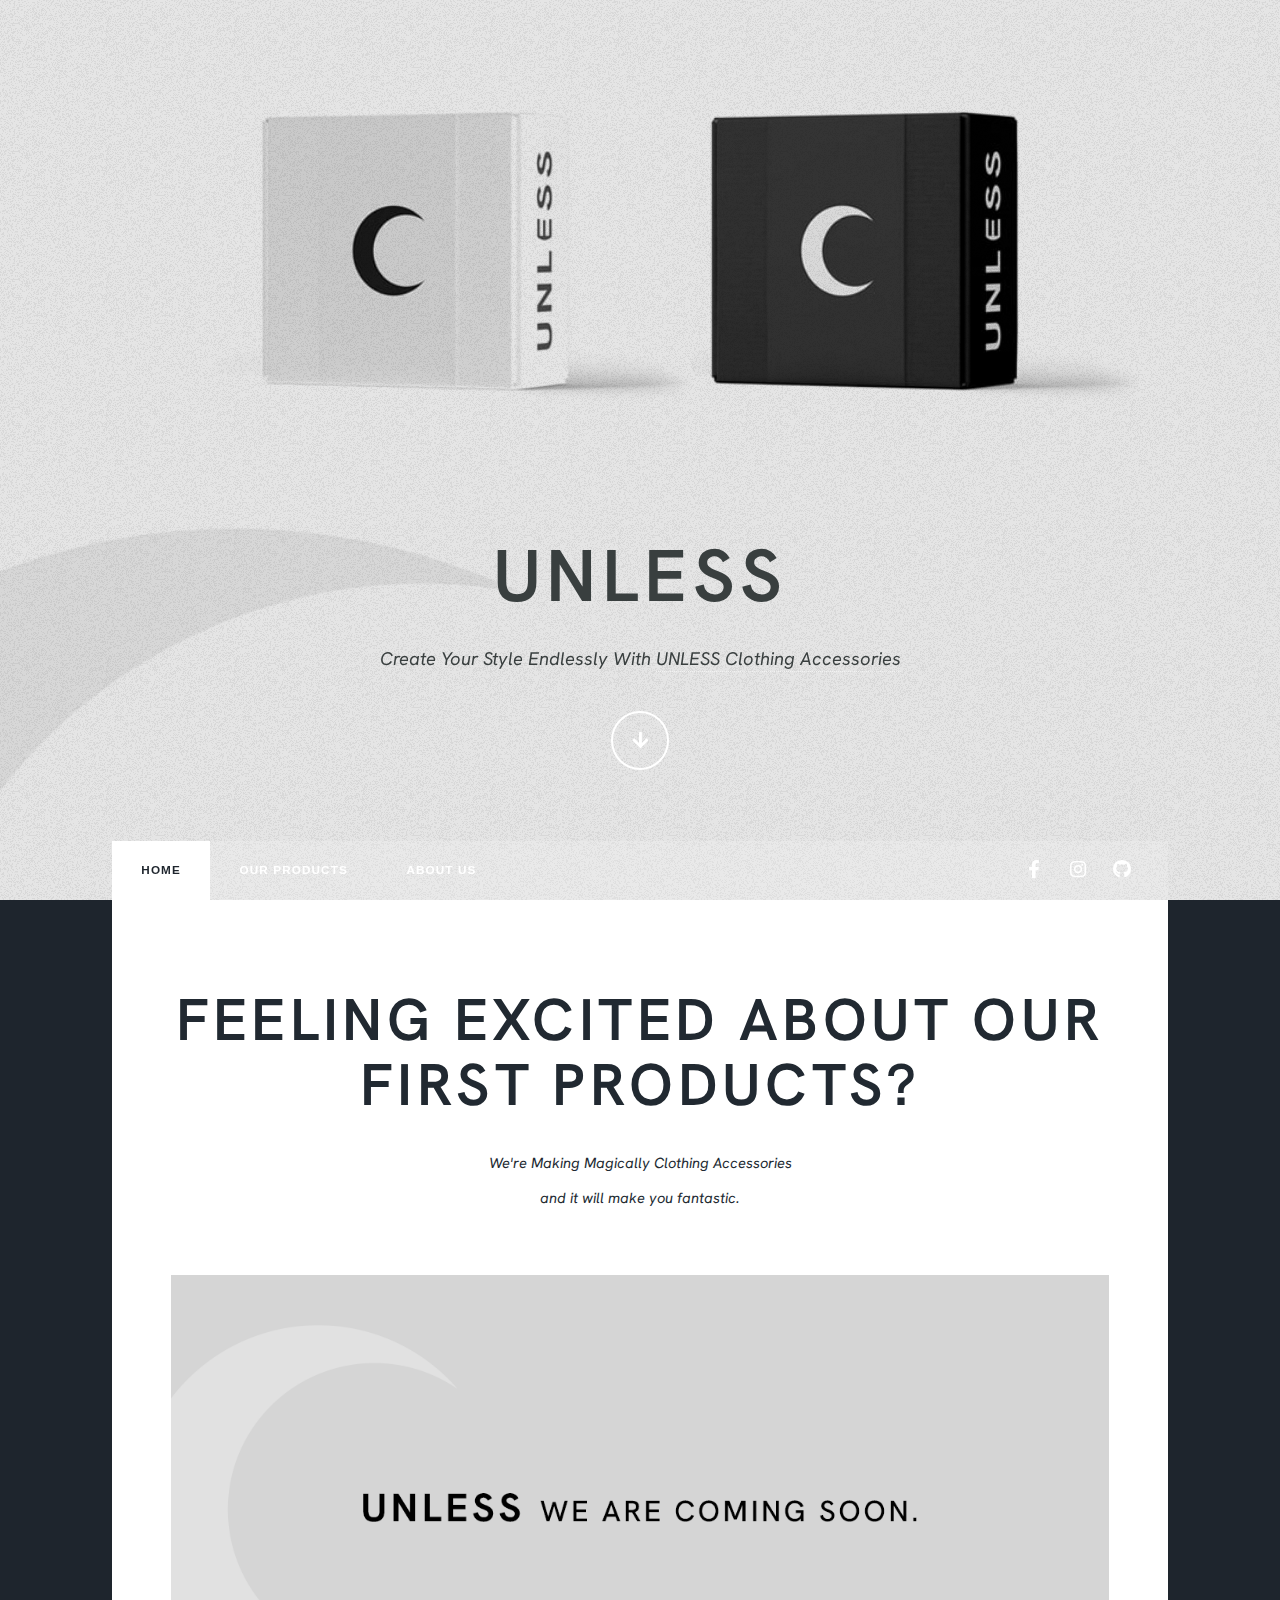
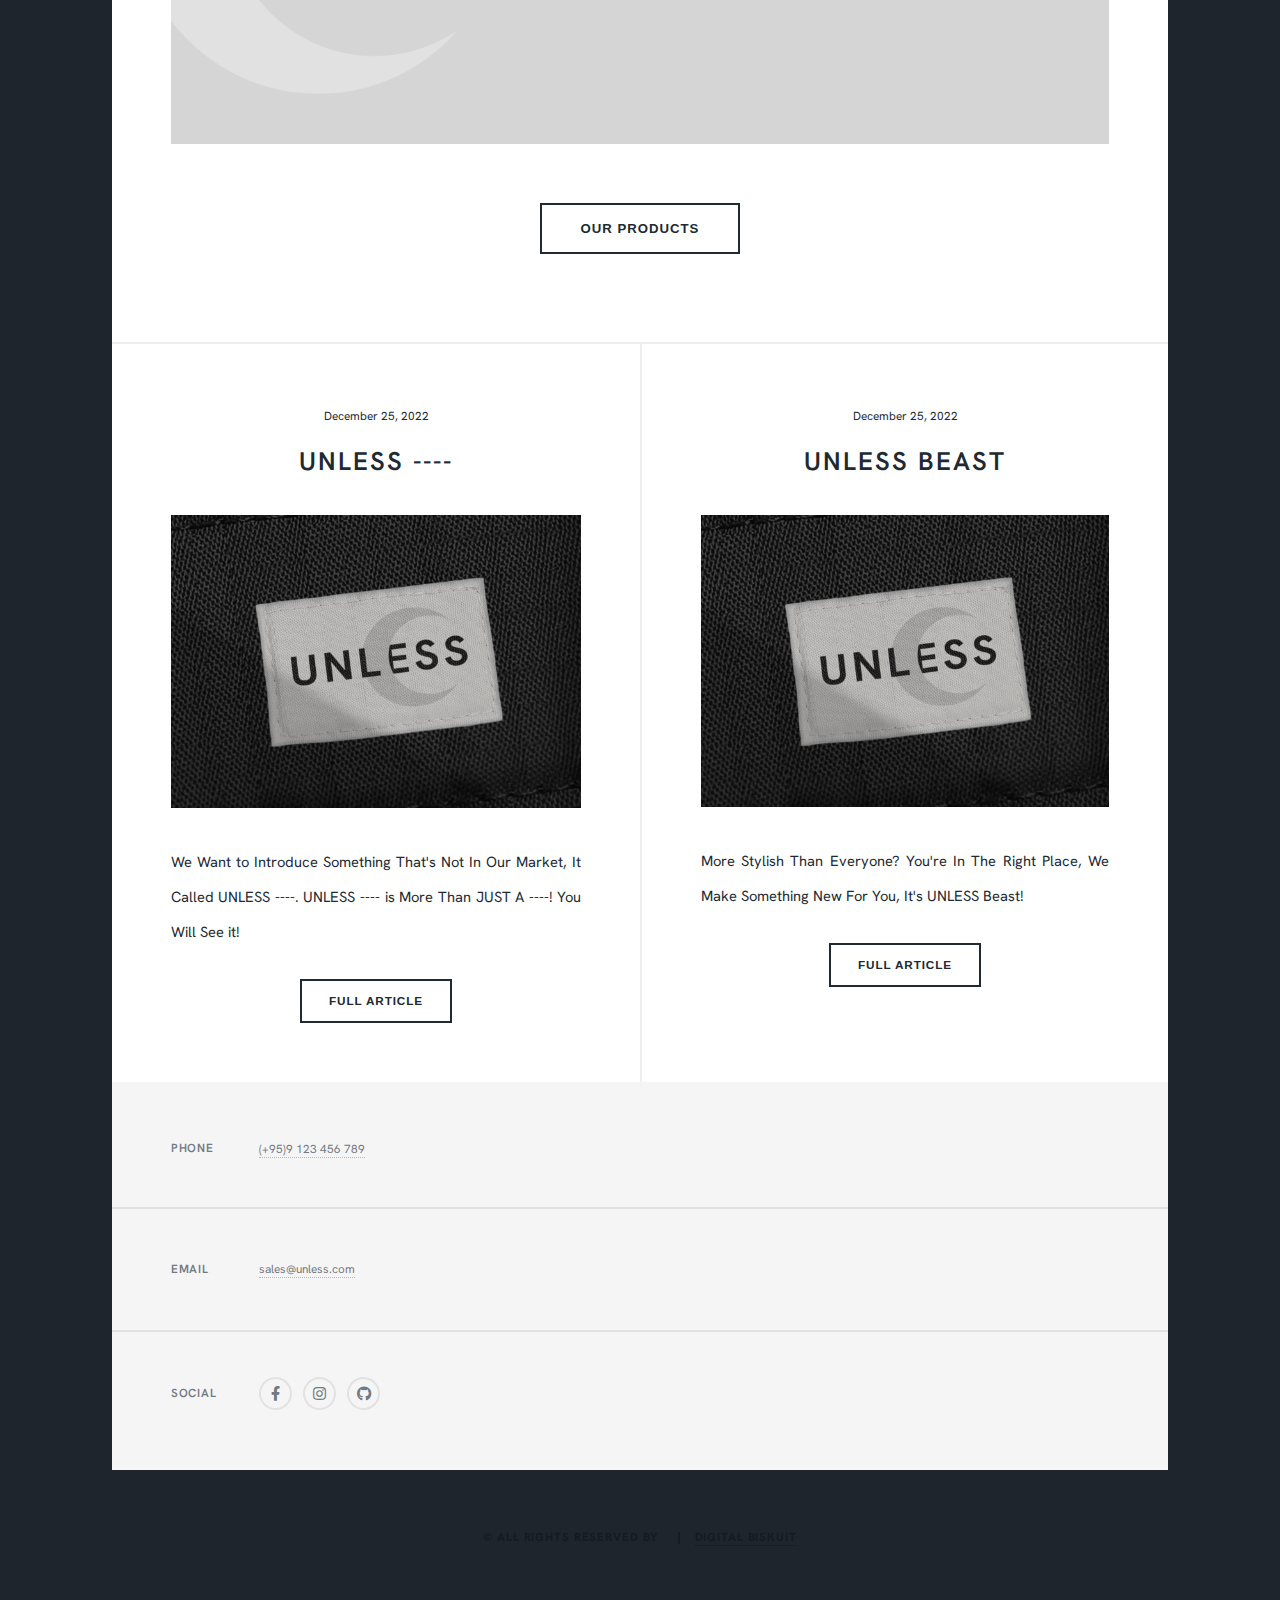
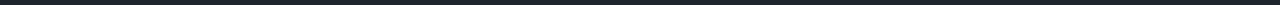
<file: index.html>
<!DOCTYPE HTML>
<html>
	<head>
		<title>U N L E S S</title>
		<meta charset="utf-8" />
		<meta name="viewport" content="width=device-width, initial-scale=1, user-scalable=no" />
		<link rel="stylesheet" href="assets/css/main.css" />
		<noscript><link rel="stylesheet" href="assets/css/noscript.css" /></noscript>
	</head>
	<body class="is-preload">

		<!-- Wrapper -->
			<div id="wrapper" class="fade-in">

				<!-- Intro -->
					<div id="intro">
						<h1 style="color:rgb(57, 63, 63);">UNLESS</h1>
						<p style="color:rgb(57, 63, 63);">Create Your Style Endlessly With <a href="https://www.facebook.com/unlessclothingaccessories/" style="color:rgb(57, 63, 63);">UNLESS Clothing Accessories</a></p>
						<ul class="actions">
							<li><a href="#header" class="button icon solid solo fa-arrow-down scrolly">Continue</a></li>
						</ul>
					</div>

				<!-- Header -->
					<header id="header">
						<a href="#" class="logo">Pre-Order Now</a>
					</header>

				<!-- Nav -->
					<nav id="nav">
						<ul class="links">
							<li class="active"><a href="index.html">Home</a></li>
							<li><a href="ourproducts.html">Our Products</a></li>
							<li><a href="aboutus.html">About Us</a></li>
						</ul>
						<ul class="icons">
							<li><a href="https://www.facebook.com/unlessclothingaccessories/" class="icon brands fa-facebook-f"><span class="label">Facebook</span></a></li>
							<li><a href="#" class="icon brands fa-instagram"><span class="label">Instagram</span></a></li>
							<li><a href="#" class="icon brands fa-github"><span class="label">GitHub</span></a></li>
						</ul>
					</nav>

				<!-- Main -->
					<div id="main">

						<!-- Featured Post -->
							<article class="post featured">
								<header class="major">
									<h2><a href="#">Feeling Excited About Our First Products?</a></h2>
									<p>We're Making Magically Clothing Accessories<br />
									and it will make you fantastic.</p>
								</header>
								<a href="#" class="image main"><img src="images/cover.png" alt="" /></a>
								<ul class="actions special">
									<li><a href="ourproducts.html" class="button large">Our Products</a></li>
								</ul>
							</article>

						<!-- Posts -->
							<section class="posts">
								<article>
									<header>
										<span class="date">December 25, 2022</span>
										<h2><a href="#">UNLESS ----</a></h2>
									</header>
									<a href="#" class="image fit"><img src="images/product1.jpg" alt="" /></a>
									<p>We Want to Introduce Something That's Not In Our Market, It Called UNLESS ----. UNLESS ---- is More Than JUST A ----! You Will See it!</p>
									<ul class="actions special">
										<li><a href="article1.html" class="button">Full Article</a></li>
									</ul>
								</article>
								<article>
									<header>
										<span class="date">December 25, 2022</span>
										<h2><a href="#">UNLESS Beast</a></h2>
									</header>
									<a href="#" class="image fit"><img src="images/product1.jpg" alt="" /></a>
									<p>More Stylish Than Everyone? You're In The Right Place, We Make Something New For You, It's UNLESS Beast!</p>
									<ul class="actions special">
										<li><a href="#" class="button">Full Article</a></li>
									</ul>
								</article>
							</section>

					</div>

				<!-- Footer -->
					<footer id="footer">
						<section class="split contact">
							<section class="alt">
								<h3>Phone</h3>
								<p><a href="tel:+95123456789">(+95)9 123 456 789</a></p>
							</section>
							<section>
								<h3>Email</h3>
								<p><a href="#">sales@unless.com</a></p>
							</section>
							<section>
								<h3>Social</h3>
								<ul class="icons alt">
									<li><a href="https://www.facebook.com/unlessclothingaccessories/" class="icon brands alt fa-facebook-f"><span class="label">Facebook</span></a></li>
									<li><a href="#" class="icon brands alt fa-instagram"><span class="label">Instagram</span></a></li>
									<li><a href="#" class="icon brands alt fa-github"><span class="label">GitHub</span></a></li>
								</ul>
							</section>
						</section>
					</footer>

				<!-- Copyright -->
					<div id="copyright">
						<ul><li>&copy; All Rights Reserved</li> by <li><a href="https://github.com/Digital-Biskuit">Digital Biskuit</a></li></ul>
					</div>

			</div>

		<!-- Scripts -->
			<script src="assets/js/jquery.min.js"></script>
			<script src="assets/js/jquery.scrollex.min.js"></script>
			<script src="assets/js/jquery.scrolly.min.js"></script>
			<script src="assets/js/browser.min.js"></script>
			<script src="assets/js/breakpoints.min.js"></script>
			<script src="assets/js/util.js"></script>
			<script src="assets/js/main.js"></script>

	</body>
</html>
</file>
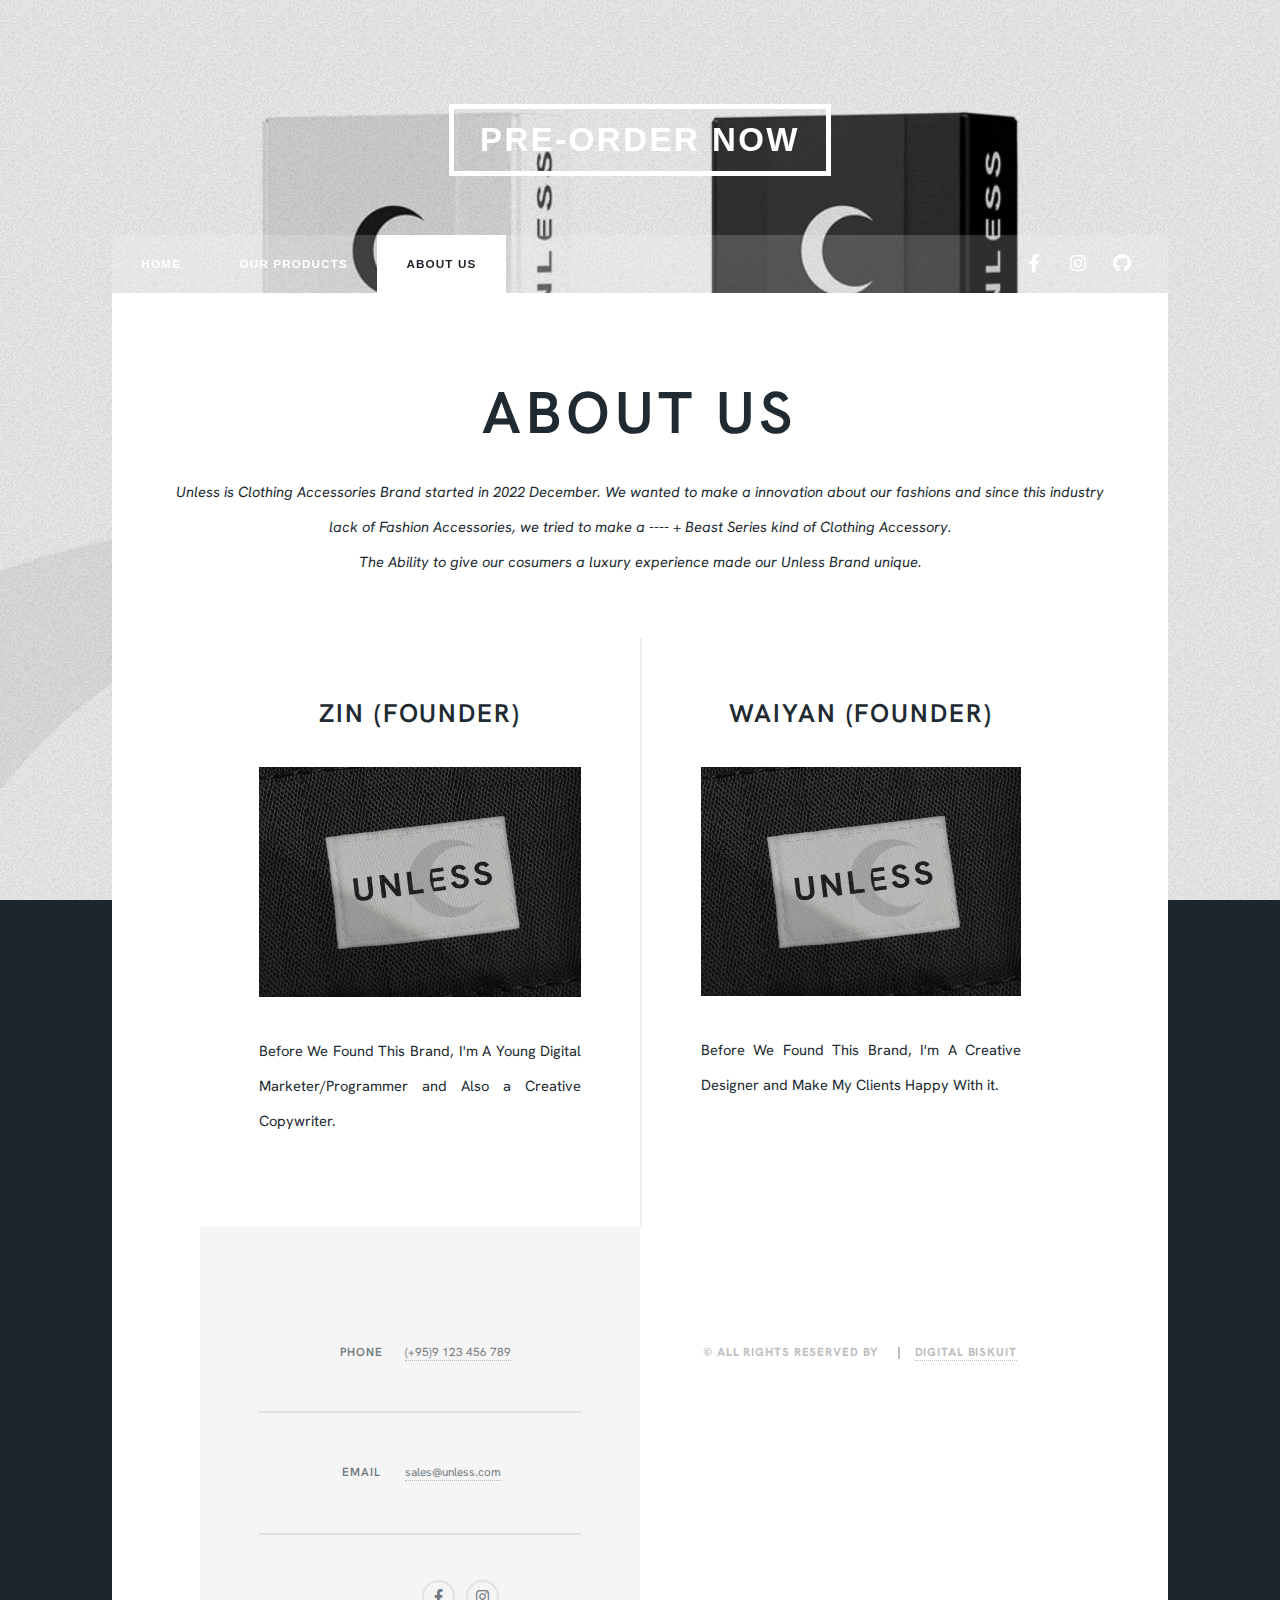
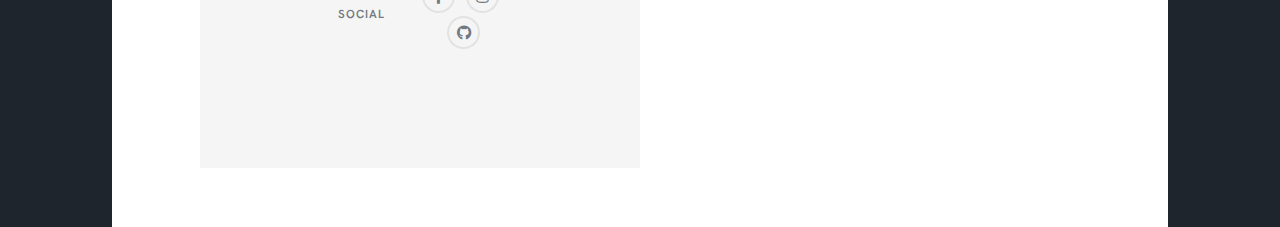
<file: aboutus.html>
<!DOCTYPE HTML>

<html>
	<head>
		<title>About Us</title>
		<meta charset="utf-8" />
		<meta name="viewport" content="width=device-width, initial-scale=1, user-scalable=no" />
		<link rel="stylesheet" href="assets/css/main.css" />
		<noscript><link rel="stylesheet" href="assets/css/noscript.css" /></noscript>
	</head>
	<body class="is-preload">

		<!-- Wrapper -->
			<div id="wrapper">

				<!-- Header -->
					<header id="header">
						<a href="#" class="logo">Pre-Order Now</a>
					</header>

				<!-- Nav -->
					<nav id="nav">
						<ul class="links">
							<li><a href="index.html">Home</a></li>
							<li><a href="ourproducts.html">Our Products</a></li>
							<li class="active"><a href="aboutus.html">About Us</a></li>
						</ul>
						<ul class="icons">
							<li><a href="https://www.facebook.com/unlessclothingaccessories" class="icon brands alt fa-facebook-f"><span class="label">Facebook</span></a></li>
							<li><a href="#" class="icon brands fa-instagram"><span class="label">Instagram</span></a></li>
							<li><a href="#" class="icon brands fa-github"><span class="label">GitHub</span></a></li>
						</ul>
					</nav>

				<!-- Main -->
					<div id="main">

						<!-- Post -->
							<section class="post">
								<header class="major">
									<h2>About us</h2>
										<p>Unless is Clothing Accessories Brand started in 2022 December. We wanted to make a innovation about our fashions and since this industry lack of Fashion Accessories, we tried to make a ---- + Beast Series kind of Clothing Accessory.<br /> 
											The Ability to give our cosumers a luxury experience made our Unless Brand unique.</p>
								</header>

								<!-- Text stuff -->
								<div id="main">
									<!-- Posts -->
										<section class="posts">
											<article>
												<header>
													<h2><a href="https://www.linkedin.com/in/wai-yan-moe-myint-310702242/">Zin (Founder)</h2>
												</header>
												<a href="https://www.linkedin.com/in/zin-lin-hain-243990198/" class="image fit"><img src="images/product1.jpg" alt="" /></a>
												<p>Before We Found This Brand, I'm A Young Digital Marketer/Programmer and Also a Creative Copywriter.</p>
												<ul class="actions special">
												</ul>
											</article>
											<article>
												<header>
													<h2><a href="https://www.linkedin.com/in/wai-yan-moe-myint-310702242/">Waiyan (Founder)</h2>
												</header>
												<a href="https://www.linkedin.com/in/wai-yan-moe-myint-310702242/" class="image fit"><img src="images/product1.jpg" alt="" /></a>
												<p>Before We Found This Brand, I'm A Creative Designer and Make My Clients Happy With it.</p>
												<ul class="actions special">
												</ul>
											</article>

				<!-- Footer -->
				<footer id="footer">
					<section class="split contact">
						<section class="alt">
							<h3>Phone</h3>
							<p><a href="#">(+95)9 123 456 789</a></p>
						</section>
						<section>
							<h3>Email</h3>
							<p><a href="#">sales@unless.com</a></p>
						</section>
						<section>
							<h3>Social</h3>
							<ul class="icons alt">
								<li><a href="https://www.facebook.com/unlessclothingaccessories/" class="icon brands alt fa-facebook-f"><span class="label">Facebook</span></a></li>
								<li><a href="#" class="icon brands alt fa-instagram"><span class="label">Instagram</span></a></li>
								<li><a href="#" class="icon brands alt fa-github"><span class="label">GitHub</span></a></li>
							</ul>
						</section>
					</section>
				</footer>

			<!-- Copyright -->

				<!-- Copyright -->
					<div id="copyright">
						<ul><li>&copy; All Rights Reserved</li> by <li><a href="https://github.com/Digital-Biskuit">Digital Biskuit</a></li></ul>
					</div>

			</div>

		<!-- Scripts -->
			<script src="assets/js/jquery.min.js"></script>
			<script src="assets/js/jquery.scrollex.min.js"></script>
			<script src="assets/js/jquery.scrolly.min.js"></script>
			<script src="assets/js/browser.min.js"></script>
			<script src="assets/js/breakpoints.min.js"></script>
			<script src="assets/js/util.js"></script>
			<script src="assets/js/main.js"></script>

	</body>
</html>
</file>
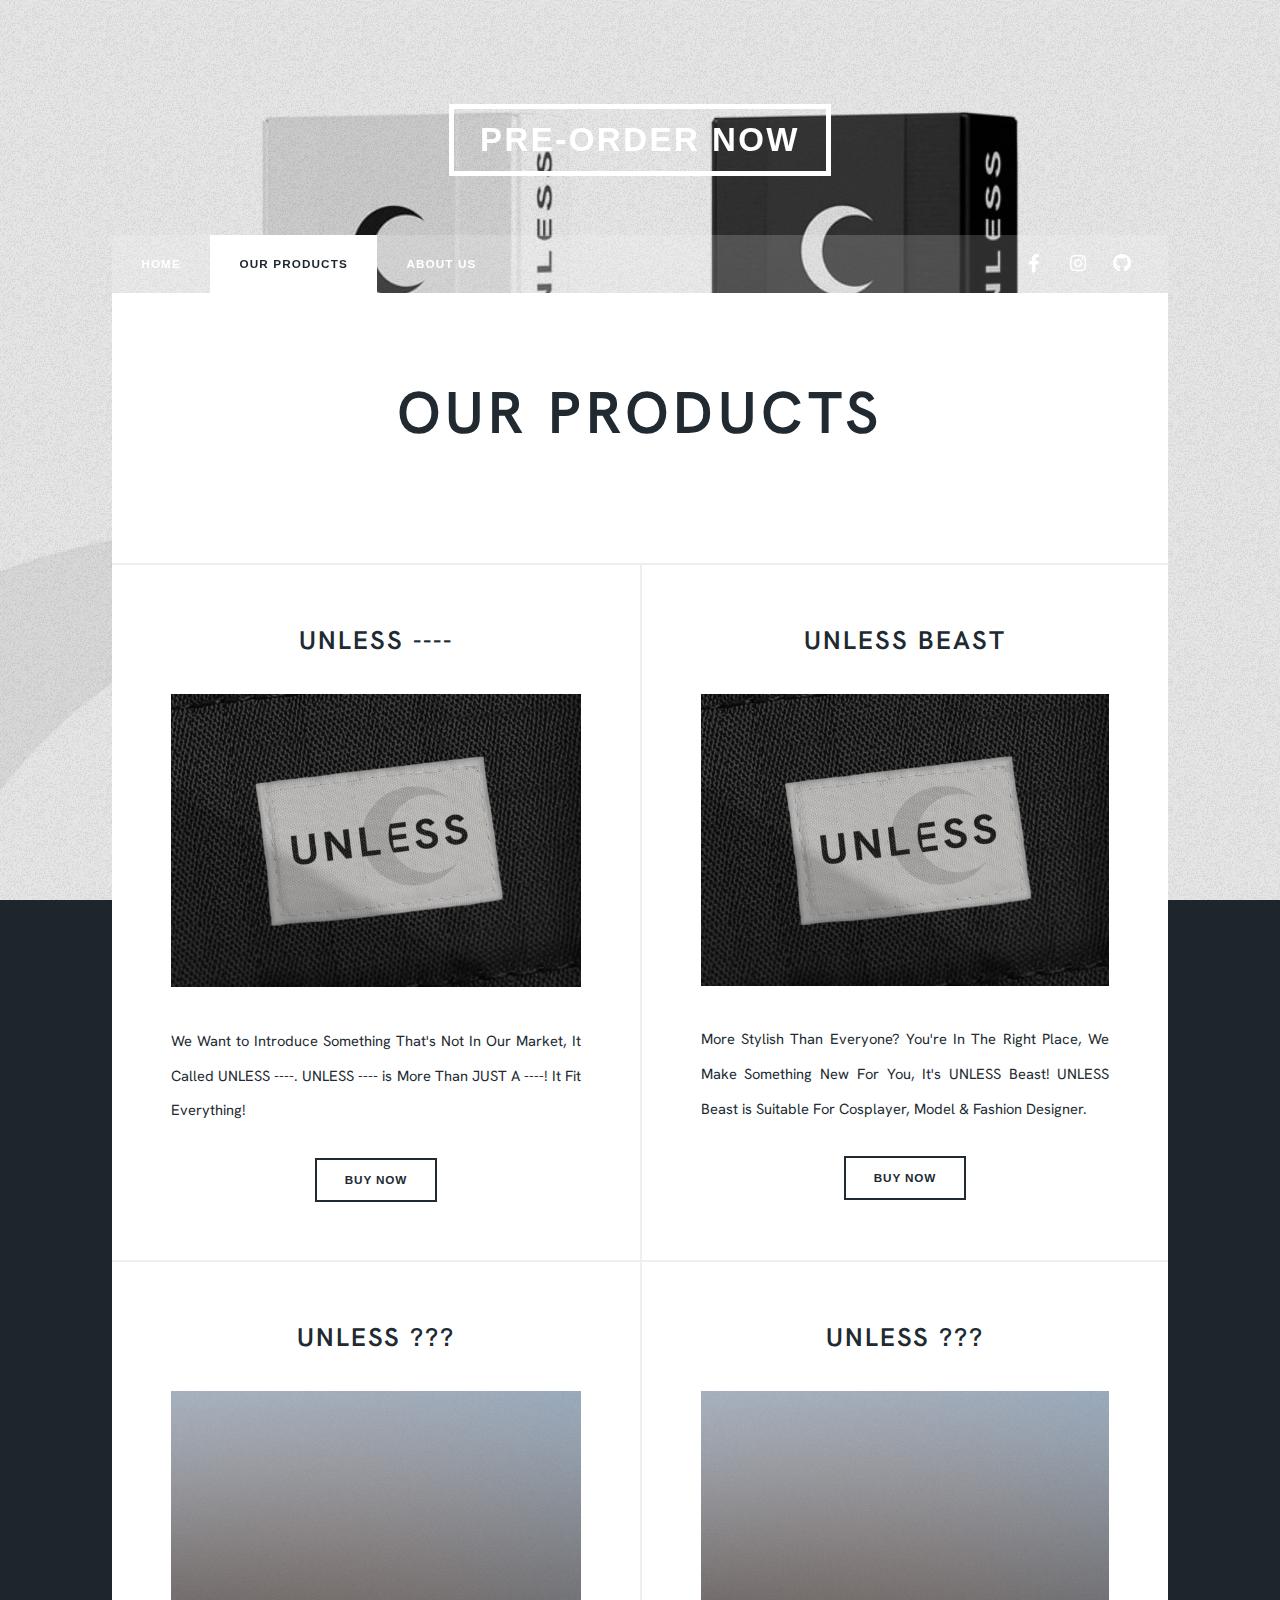
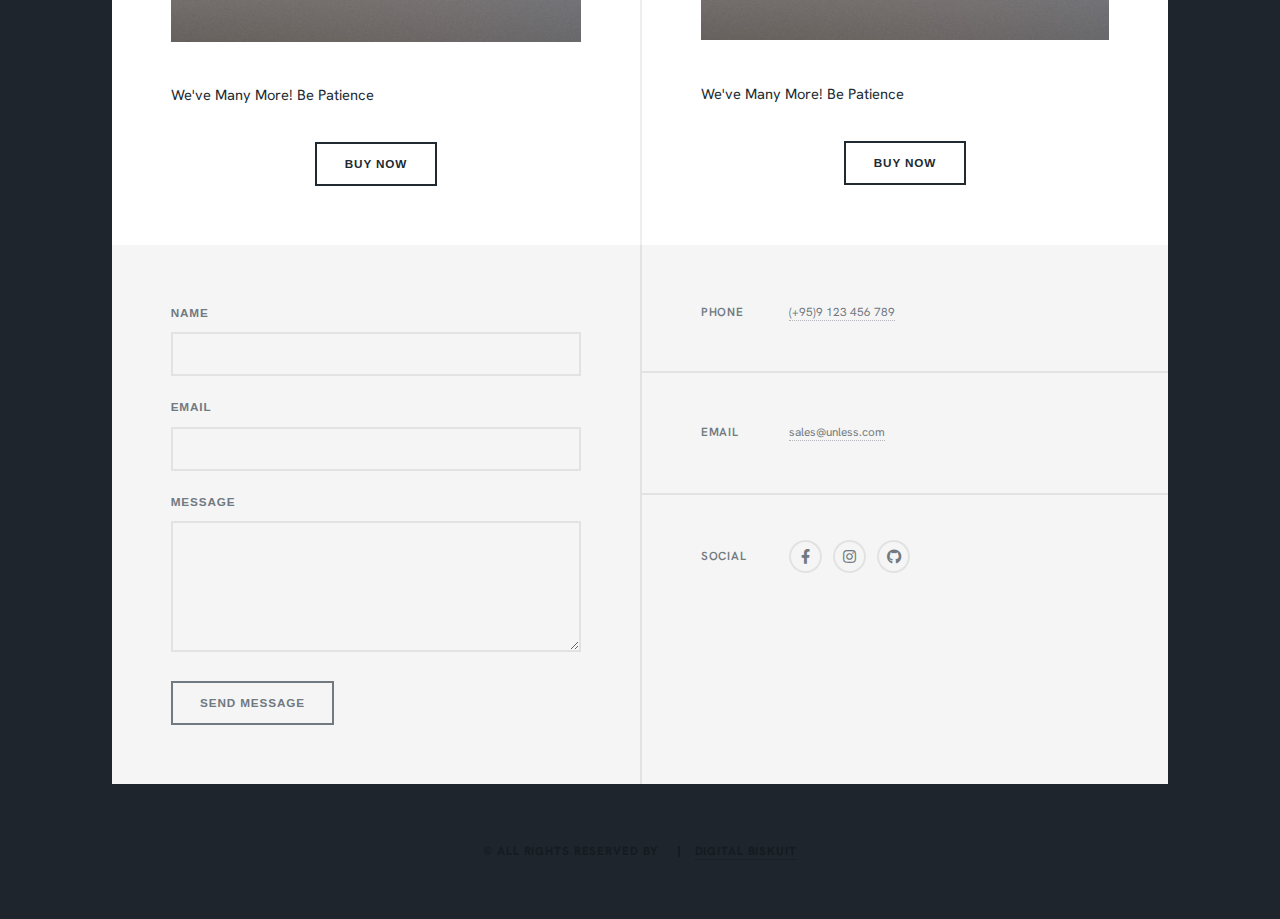
<file: ourproducts.html>
<!DOCTYPE HTML>
<html>
	<head>
		<title>Our Products</title>
		<meta charset="utf-8" />
		<meta name="viewport" content="width=device-width, initial-scale=1, user-scalable=no" />
		<link rel="stylesheet" href="assets/css/main.css" />
		<noscript><link rel="stylesheet" href="assets/css/noscript.css" /></noscript>
	</head>
	<body class="is-preload">

		<!-- Wrapper -->
			<div id="wrapper">

				<!-- Header -->
					<header id="header">
						<a href="#" class="logo">Pre-Order Now</a>
					</header>

				<!-- Nav -->
					<nav id="nav">
						<ul class="links">
							<li><a href="index.html">Home</a></li>
							<li class="active"><a href="ourproducts.html">Our Products</a></li>
							<li><a href="aboutus.html">About Us</a></li>
						</ul>
						<ul class="icons">
							<li><a href="#" class="icon brands fa-facebook-f"><span class="label">Facebook</span></a></li>
							<li><a href="#" class="icon brands fa-instagram"><span class="label">Instagram</span></a></li>
							<li><a href="#" class="icon brands fa-github"><span class="label">GitHub</span></a></li>
						</ul>
					</nav>

				<!-- Main -->
					<div id="main">

						<!-- Post -->
							<section class="post">
								<header class="major">
									<h1>Our Products</h1>
								</header>
							</section>
                        
						<!-- Posts -->
							<section class="posts">
								<article>
									<header>
										<h2><a href="#">UNLESS ----</a></h2>
									</header>
									<a href="#" class="image fit"><img src="images/product1.jpg" alt="" /></a>
									<p>We Want to Introduce Something That's Not In Our Market, It Called UNLESS ----. UNLESS ---- is More Than JUST A ----! It Fit Everything!</p>
									<ul class="actions special">
										<li><a href="#" class="button">Buy Now</a></li>
									</ul>
								</article>
								<article>
									<header>
										<h2><a href="#">UNLESS Beast</a></h2>
									</header>
									<a href="#" class="image fit"><img src="images/product1.jpg" alt="" /></a>
									<p>More Stylish Than Everyone? You're In The Right Place, We Make Something New For You, It's UNLESS Beast! UNLESS Beast is Suitable For Cosplayer, Model & Fashion Designer.</p>
									<ul class="actions special">
										<li><a href="#" class="button">Buy Now</a></li>
									</ul>
								</article>
								<article>
									<header>
										<h2><a href="#">UNLESS ???</a></h2>
									</header>
									<a href="#" class="image fit"><img src="images/pic05.jpg" alt="" /></a>
									<p>We've Many More! Be Patience</p>
									<ul class="actions special">
										<li><a href="" class="button">Buy Now</a></li>
									</ul>
								</article>
								<article>
									<header>
										<h2><a href="#">UNLESS ???</a></h2>
									</header>
									<a href="#" class="image fit"><img src="images/pic05.jpg" alt="" /></a>
									<p>We've Many More! Be Patience</p>
									<ul class="actions special">
										<li><a href="" class="button">Buy Now</a></li>
									</ul>
								</article>
							</section>

					</div>
                    
				    
					
				<!-- Footer -->
					<footer id="footer">
						<section>
							<form method="post" action="#">
								<div class="fields">
									<div class="field">
										<label for="name">Name</label>
										<input type="text" name="name" id="name" />
									</div>
									<div class="field">
										<label for="email">Email</label>
										<input type="text" name="email" id="email" />
									</div>
									<div class="field">
										<label for="message">Message</label>
										<textarea name="message" id="message" rows="3"></textarea>
									</div>
								</div>
								<ul class="actions">
									<li><input type="submit" value="Send Message" /></li>
								</ul>
							</form>
						</section>
						<section class="split contact">
							<section class="alt">
								<h3>Phone</h3>
								<p><a href="#">(+95)9 123 456 789</a></p>
							</section>
							<section>
								<h3>Email</h3>
								<p><a href="#">sales@unless.com</a></p>
							</section>
							<section>
								<h3>Social</h3>
								<ul class="icons alt">
									<li><a href="https://www.facebook.com/unlessclothingaccessories/" class="icon brands alt fa-facebook-f"><span class="label">Facebook</span></a></li>
									<li><a href="#" class="icon brands alt fa-instagram"><span class="label">Instagram</span></a></li>
									<li><a href="#" class="icon brands alt fa-github"><span class="label">GitHub</span></a></li>
								</ul>
							</section>
						</section>
					</footer>

				<!-- Copyright -->
					<div id="copyright">
						<ul><li>&copy; All Rights Reserved</li> by <li><a href="https://github.com/Digital-Biskuit">Digital Biskuit</a></li></ul>
					</div>

			</div>

		<!-- Scripts -->
			<script src="assets/js/jquery.min.js"></script>
			<script src="assets/js/jquery.scrollex.min.js"></script>
			<script src="assets/js/jquery.scrolly.min.js"></script>
			<script src="assets/js/browser.min.js"></script>
			<script src="assets/js/breakpoints.min.js"></script>
			<script src="assets/js/util.js"></script>
			<script src="assets/js/main.js"></script>

	</body>
</html>
</file>
<file: assets/css/main.css>
@import url(fontawesome-all.min.css);
@import url('https://fonts.googleapis.com/css2?family=Hanken+Grotesk:wght@400;600&display=swap');


html, body, div, span, applet, object,
iframe, h1, h2, h3, h4, h5, h6, p, blockquote,
pre, a, abbr, acronym, address, big, cite,
code, del, dfn, em, img, ins, kbd, q, s, samp,
small, strike, strong, sub, sup, tt, var, b,
u, i, center, dl, dt, dd, ol, ul, li, fieldset,
form, label, legend, table, caption, tbody,
tfoot, thead, tr, th, td, article, aside,
canvas, details, embed, figure, figcaption,
footer, header, hgroup, menu, nav, output, ruby,
section, summary, time, mark, audio, video {
	margin: 0;
	padding: 0;
	border: 0;
	font-size: 100%;
	font: inherit;
	vertical-align: baseline;}

article, aside, details, figcaption, figure,
footer, header, hgroup, menu, nav, section {
	display: block;}

body {
	line-height: 1;
}

ol, ul {
	list-style: none;
}

blockquote, q {
	quotes: none;
}

	blockquote:before, blockquote:after, q:before, q:after {
		content: '';
		content: none;
	}

table {
	border-collapse: collapse;
	border-spacing: 0;
}

body {
	-webkit-text-size-adjust: none;
}

mark {
	background-color: transparent;
	color: inherit;
}

input::-moz-focus-inner {
	border: 0;
	padding: 0;
}

input, select, textarea {
	-moz-appearance: none;
	-webkit-appearance: none;
	-ms-appearance: none;
	appearance: none;
}

/* Basic */

	@-ms-viewport {
		width: device-width;
	}

	body {
		-ms-overflow-style: scrollbar;
	}

	@media screen and (max-width: 480px) {

		html, body {
			min-width: 320px;
		}

	}

	html {
		box-sizing: border-box;
	}

	*, *:before, *:after {
		box-sizing: inherit;
	}

	body {
		background-color: #1e252d;
	}

		body.is-preload *, body.is-preload *:before, body.is-preload *:after {
			-moz-animation: none !important;
			-webkit-animation: none !important;
			-ms-animation: none !important;
			animation: none !important;
			-moz-transition: none !important;
			-webkit-transition: none !important;
			-ms-transition: none !important;
			transition: none !important;
		}

/* Type */

	html {
		font-size: 16pt;
	}

		@media screen and (max-width: 1680px) {

			html {
				font-size: 12pt;
			}

		}

		@media screen and (max-width: 1280px) {

			html {
				font-size: 11pt;
			}

		}

		@media screen and (max-width: 360px) {

			html {
				font-size: 10pt;
			}

		}

	body {
		color: #212931;
	}

	body, input, select, textarea {
		font-family: 'Hanken Grotesk', sans-serif;
		font-weight: 400;
		font-size: 1rem;
		line-height: 2.375;
	}

	a {
		-moz-transition: color 0.2s ease-in-out, background-color 0.2s ease-in-out, border-color 0.2s ease-in-out, box-shadow 0.2s ease-in-out;
		-webkit-transition: color 0.2s ease-in-out, background-color 0.2s ease-in-out, border-color 0.2s ease-in-out, box-shadow 0.2s ease-in-out;
		-ms-transition: color 0.2s ease-in-out, background-color 0.2s ease-in-out, border-color 0.2s ease-in-out, box-shadow 0.2s ease-in-out;
		transition: color 0.2s ease-in-out, background-color 0.2s ease-in-out, border-color 0.2s ease-in-out, box-shadow 0.2s ease-in-out;
		border-bottom: dotted 1px;
		text-decoration: none;
	}

		a:hover {
			border-bottom-color: transparent;
		}

	strong, b {
		font-weight: 600;
	}

	em, i {
		font-style: italic;
	}

	p {
		text-align: justify;
		margin: 0 0 2rem 0;
	}

	h1, h2, h3, h4, h5, h6 {
		font-family: 'Hanken Grotesk', sans-serif;
		font-weight: 600;
		line-height: 1.5;
		letter-spacing: 0.075em;
		text-transform: uppercase;
		margin: 0 0 1rem 0;
	}

		h1 a, h2 a, h3 a, h4 a, h5 a, h6 a {
			border-bottom: 0;
			color: inherit;
			text-decoration: none;
		}

	h1 {
		font-size: 4rem;
		line-height: 1.1;
		margin: 0 0 2rem 0;
	}

	h2 {
		font-size: 1.75rem;
		line-height: 1.3;
		margin: 0 0 1.5rem 0;
	}

	h3 {
		font-size: 1.25rem;
		margin: 0 0 1.5rem 0;
	}

	h4 {
		font-size: 1rem;
	}

	h5 {
		font-size: 0.9rem;
	}

	h6 {
		font-size: 0.8rem;
	}

	sub {
		font-size: 0.8rem;
		position: relative;
		top: 0.5rem;
	}

	sup {
		font-size: 0.8rem;
		position: relative;
		top: -0.5rem;
	}

	blockquote {
		border-left: solid 4px;
		font-style: italic;
		margin: 0 0 2rem 0;
		padding: 0.5rem 0 0.5rem 2rem;
	}

	code {
		border: solid 2px;
		font-family: "Courier New", monospace;
		font-size: 0.9rem;
		margin: 0 0.25rem;
		padding: 0.25rem 0.65rem;
	}

	pre {
		-webkit-overflow-scrolling: touch;
		font-family: "Courier New", monospace;
		font-size: 0.9rem;
		margin: 0 0 2rem 0;
	}

		pre code {
			display: block;
			line-height: 1.75;
			padding: 1rem 1.5rem;
			overflow-x: auto;
		}

	hr {
		border: 0;
		border-bottom: solid 2px;
		margin: 3rem 0;
	}

		hr.major {
			margin: 5rem 0;
		}

	.align-left {
		text-align: left;
	}

	.align-center {
		text-align: center;
	}

	.align-right {
		text-align: right;
	}

	input, select, textarea {
		color: #212931;
	}

	a {
		color: #212931;
		border-bottom-color: rgba(33, 41, 49, 0.5);
	}

		a:hover {
			border-bottom-color: transparent;
			color: #000000 !important;
		}

	strong, b {
		color: #212931;
	}

	h1, h2, h3, h4, h5, h6 {
		color: #212931;
	}

	blockquote {
		border-left-color: #eeeeee;
	}

	code {
		background: rgba(220, 220, 220, 0.25);
		border-color: #eeeeee;
	}

	hr {
		border-bottom-color: #eeeeee;
	}

/* Row */

	.row {
		display: flex;
		flex-wrap: wrap;
		box-sizing: border-box;
		align-items: stretch;
	}

		.row > * {
			box-sizing: border-box;
		}

		.row.gtr-uniform > * > :last-child {
			margin-bottom: 0;
		}

		.row.aln-left {
			justify-content: flex-start;
		}

		.row.aln-center {
			justify-content: center;
		}

		.row.aln-right {
			justify-content: flex-end;
		}

		.row.aln-top {
			align-items: flex-start;
		}

		.row.aln-middle {
			align-items: center;
		}

		.row.aln-bottom {
			align-items: flex-end;
		}

		.row > .imp {
			order: -1;
		}

		.row > .col-1 {
			width: 8.33333%;
		}

		.row > .off-1 {
			margin-left: 8.33333%;
		}

		.row > .col-2 {
			width: 16.66667%;
		}

		.row > .off-2 {
			margin-left: 16.66667%;
		}

		.row > .col-3 {
			width: 25%;
		}

		.row > .off-3 {
			margin-left: 25%;
		}

		.row > .col-4 {
			width: 33.33333%;
		}

		.row > .off-4 {
			margin-left: 33.33333%;
		}

		.row > .col-5 {
			width: 41.66667%;
		}

		.row > .off-5 {
			margin-left: 41.66667%;
		}

		.row > .col-6 {
			width: 50%;
		}

		.row > .off-6 {
			margin-left: 50%;
		}

		.row > .col-7 {
			width: 58.33333%;
		}

		.row > .off-7 {
			margin-left: 58.33333%;
		}

		.row > .col-8 {
			width: 66.66667%;
		}

		.row > .off-8 {
			margin-left: 66.66667%;
		}

		.row > .col-9 {
			width: 75%;
		}

		.row > .off-9 {
			margin-left: 75%;
		}

		.row > .col-10 {
			width: 83.33333%;
		}

		.row > .off-10 {
			margin-left: 83.33333%;
		}

		.row > .col-11 {
			width: 91.66667%;
		}

		.row > .off-11 {
			margin-left: 91.66667%;
		}

		.row > .col-12 {
			width: 100%;
		}

		.row > .off-12 {
			margin-left: 100%;
		}

		.row.gtr-0 {
			margin-top: 0;
			margin-left: 0rem;
		}

			.row.gtr-0 > * {
				padding: 0 0 0 0rem;
			}

			.row.gtr-0.gtr-uniform {
				margin-top: 0rem;
			}

				.row.gtr-0.gtr-uniform > * {
					padding-top: 0rem;
				}

		.row.gtr-25 {
			margin-top: 0;
			margin-left: -0.375rem;
		}

			.row.gtr-25 > * {
				padding: 0 0 0 0.375rem;
			}

			.row.gtr-25.gtr-uniform {
				margin-top: -0.375rem;
			}

				.row.gtr-25.gtr-uniform > * {
					padding-top: 0.375rem;
				}

		.row.gtr-50 {
			margin-top: 0;
			margin-left: -0.75rem;
		}

			.row.gtr-50 > * {
				padding: 0 0 0 0.75rem;
			}

			.row.gtr-50.gtr-uniform {
				margin-top: -0.75rem;
			}

				.row.gtr-50.gtr-uniform > * {
					padding-top: 0.75rem;
				}

		.row {
			margin-top: 0;
			margin-left: -1.5rem;
		}

			.row > * {
				padding: 0 0 0 1.5rem;
			}

			.row.gtr-uniform {
				margin-top: -1.5rem;
			}

				.row.gtr-uniform > * {
					padding-top: 1.5rem;
				}

		.row.gtr-150 {
			margin-top: 0;
			margin-left: -2.25rem;
		}

			.row.gtr-150 > * {
				padding: 0 0 0 2.25rem;
			}

			.row.gtr-150.gtr-uniform {
				margin-top: -2.25rem;
			}

				.row.gtr-150.gtr-uniform > * {
					padding-top: 2.25rem;
				}

		.row.gtr-200 {
			margin-top: 0;
			margin-left: -3rem;
		}

			.row.gtr-200 > * {
				padding: 0 0 0 3rem;
			}

			.row.gtr-200.gtr-uniform {
				margin-top: -3rem;
			}

				.row.gtr-200.gtr-uniform > * {
					padding-top: 3rem;
				}

		@media screen and (max-width: 1680px) {

			.row {
				display: flex;
				flex-wrap: wrap;
				box-sizing: border-box;
				align-items: stretch;
			}

				.row > * {
					box-sizing: border-box;
				}

				.row.gtr-uniform > * > :last-child {
					margin-bottom: 0;
				}

				.row.aln-left {
					justify-content: flex-start;
				}

				.row.aln-center {
					justify-content: center;
				}

				.row.aln-right {
					justify-content: flex-end;
				}

				.row.aln-top {
					align-items: flex-start;
				}

				.row.aln-middle {
					align-items: center;
				}

				.row.aln-bottom {
					align-items: flex-end;
				}

				.row > .imp-xlarge {
					order: -1;
				}

				.row > .col-1-xlarge {
					width: 8.33333%;
				}

				.row > .off-1-xlarge {
					margin-left: 8.33333%;
				}

				.row > .col-2-xlarge {
					width: 16.66667%;
				}

				.row > .off-2-xlarge {
					margin-left: 16.66667%;
				}

				.row > .col-3-xlarge {
					width: 25%;
				}

				.row > .off-3-xlarge {
					margin-left: 25%;
				}

				.row > .col-4-xlarge {
					width: 33.33333%;
				}

				.row > .off-4-xlarge {
					margin-left: 33.33333%;
				}

				.row > .col-5-xlarge {
					width: 41.66667%;
				}

				.row > .off-5-xlarge {
					margin-left: 41.66667%;
				}

				.row > .col-6-xlarge {
					width: 50%;
				}

				.row > .off-6-xlarge {
					margin-left: 50%;
				}

				.row > .col-7-xlarge {
					width: 58.33333%;
				}

				.row > .off-7-xlarge {
					margin-left: 58.33333%;
				}

				.row > .col-8-xlarge {
					width: 66.66667%;
				}

				.row > .off-8-xlarge {
					margin-left: 66.66667%;
				}

				.row > .col-9-xlarge {
					width: 75%;
				}

				.row > .off-9-xlarge {
					margin-left: 75%;
				}

				.row > .col-10-xlarge {
					width: 83.33333%;
				}

				.row > .off-10-xlarge {
					margin-left: 83.33333%;
				}

				.row > .col-11-xlarge {
					width: 91.66667%;
				}

				.row > .off-11-xlarge {
					margin-left: 91.66667%;
				}

				.row > .col-12-xlarge {
					width: 100%;
				}

				.row > .off-12-xlarge {
					margin-left: 100%;
				}

				.row.gtr-0 {
					margin-top: 0;
					margin-left: 0rem;
				}

					.row.gtr-0 > * {
						padding: 0 0 0 0rem;
					}

					.row.gtr-0.gtr-uniform {
						margin-top: 0rem;
					}

						.row.gtr-0.gtr-uniform > * {
							padding-top: 0rem;
						}

				.row.gtr-25 {
					margin-top: 0;
					margin-left: -0.375rem;
				}

					.row.gtr-25 > * {
						padding: 0 0 0 0.375rem;
					}

					.row.gtr-25.gtr-uniform {
						margin-top: -0.375rem;
					}

						.row.gtr-25.gtr-uniform > * {
							padding-top: 0.375rem;
						}

				.row.gtr-50 {
					margin-top: 0;
					margin-left: -0.75rem;
				}

					.row.gtr-50 > * {
						padding: 0 0 0 0.75rem;
					}

					.row.gtr-50.gtr-uniform {
						margin-top: -0.75rem;
					}

						.row.gtr-50.gtr-uniform > * {
							padding-top: 0.75rem;
						}

				.row {
					margin-top: 0;
					margin-left: -1.5rem;
				}

					.row > * {
						padding: 0 0 0 1.5rem;
					}

					.row.gtr-uniform {
						margin-top: -1.5rem;
					}

						.row.gtr-uniform > * {
							padding-top: 1.5rem;
						}

				.row.gtr-150 {
					margin-top: 0;
					margin-left: -2.25rem;
				}

					.row.gtr-150 > * {
						padding: 0 0 0 2.25rem;
					}

					.row.gtr-150.gtr-uniform {
						margin-top: -2.25rem;
					}

						.row.gtr-150.gtr-uniform > * {
							padding-top: 2.25rem;
						}

				.row.gtr-200 {
					margin-top: 0;
					margin-left: -3rem;
				}

					.row.gtr-200 > * {
						padding: 0 0 0 3rem;
					}

					.row.gtr-200.gtr-uniform {
						margin-top: -3rem;
					}

						.row.gtr-200.gtr-uniform > * {
							padding-top: 3rem;
						}

		}

		@media screen and (max-width: 1280px) {

			.row {
				display: flex;
				flex-wrap: wrap;
				box-sizing: border-box;
				align-items: stretch;
			}

				.row > * {
					box-sizing: border-box;
				}

				.row.gtr-uniform > * > :last-child {
					margin-bottom: 0;
				}

				.row.aln-left {
					justify-content: flex-start;
				}

				.row.aln-center {
					justify-content: center;
				}

				.row.aln-right {
					justify-content: flex-end;
				}

				.row.aln-top {
					align-items: flex-start;
				}

				.row.aln-middle {
					align-items: center;
				}

				.row.aln-bottom {
					align-items: flex-end;
				}

				.row > .imp-large {
					order: -1;
				}

				.row > .col-1-large {
					width: 8.33333%;
				}

				.row > .off-1-large {
					margin-left: 8.33333%;
				}

				.row > .col-2-large {
					width: 16.66667%;
				}

				.row > .off-2-large {
					margin-left: 16.66667%;
				}

				.row > .col-3-large {
					width: 25%;
				}

				.row > .off-3-large {
					margin-left: 25%;
				}

				.row > .col-4-large {
					width: 33.33333%;
				}

				.row > .off-4-large {
					margin-left: 33.33333%;
				}

				.row > .col-5-large {
					width: 41.66667%;
				}

				.row > .off-5-large {
					margin-left: 41.66667%;
				}

				.row > .col-6-large {
					width: 50%;
				}

				.row > .off-6-large {
					margin-left: 50%;
				}

				.row > .col-7-large {
					width: 58.33333%;
				}

				.row > .off-7-large {
					margin-left: 58.33333%;
				}

				.row > .col-8-large {
					width: 66.66667%;
				}

				.row > .off-8-large {
					margin-left: 66.66667%;
				}

				.row > .col-9-large {
					width: 75%;
				}

				.row > .off-9-large {
					margin-left: 75%;
				}

				.row > .col-10-large {
					width: 83.33333%;
				}

				.row > .off-10-large {
					margin-left: 83.33333%;
				}

				.row > .col-11-large {
					width: 91.66667%;
				}

				.row > .off-11-large {
					margin-left: 91.66667%;
				}

				.row > .col-12-large {
					width: 100%;
				}

				.row > .off-12-large {
					margin-left: 100%;
				}

				.row.gtr-0 {
					margin-top: 0;
					margin-left: 0rem;
				}

					.row.gtr-0 > * {
						padding: 0 0 0 0rem;
					}

					.row.gtr-0.gtr-uniform {
						margin-top: 0rem;
					}

						.row.gtr-0.gtr-uniform > * {
							padding-top: 0rem;
						}

				.row.gtr-25 {
					margin-top: 0;
					margin-left: -0.375rem;
				}

					.row.gtr-25 > * {
						padding: 0 0 0 0.375rem;
					}

					.row.gtr-25.gtr-uniform {
						margin-top: -0.375rem;
					}

						.row.gtr-25.gtr-uniform > * {
							padding-top: 0.375rem;
						}

				.row.gtr-50 {
					margin-top: 0;
					margin-left: -0.75rem;
				}

					.row.gtr-50 > * {
						padding: 0 0 0 0.75rem;
					}

					.row.gtr-50.gtr-uniform {
						margin-top: -0.75rem;
					}

						.row.gtr-50.gtr-uniform > * {
							padding-top: 0.75rem;
						}

				.row {
					margin-top: 0;
					margin-left: -1.5rem;
				}

					.row > * {
						padding: 0 0 0 1.5rem;
					}

					.row.gtr-uniform {
						margin-top: -1.5rem;
					}

						.row.gtr-uniform > * {
							padding-top: 1.5rem;
						}

				.row.gtr-150 {
					margin-top: 0;
					margin-left: -2.25rem;
				}

					.row.gtr-150 > * {
						padding: 0 0 0 2.25rem;
					}

					.row.gtr-150.gtr-uniform {
						margin-top: -2.25rem;
					}

						.row.gtr-150.gtr-uniform > * {
							padding-top: 2.25rem;
						}

				.row.gtr-200 {
					margin-top: 0;
					margin-left: -3rem;
				}

					.row.gtr-200 > * {
						padding: 0 0 0 3rem;
					}

					.row.gtr-200.gtr-uniform {
						margin-top: -3rem;
					}

						.row.gtr-200.gtr-uniform > * {
							padding-top: 3rem;
						}

		}

		@media screen and (max-width: 980px) {

			.row {
				display: flex;
				flex-wrap: wrap;
				box-sizing: border-box;
				align-items: stretch;
			}

				.row > * {
					box-sizing: border-box;
				}

				.row.gtr-uniform > * > :last-child {
					margin-bottom: 0;
				}

				.row.aln-left {
					justify-content: flex-start;
				}

				.row.aln-center {
					justify-content: center;
				}

				.row.aln-right {
					justify-content: flex-end;
				}

				.row.aln-top {
					align-items: flex-start;
				}

				.row.aln-middle {
					align-items: center;
				}

				.row.aln-bottom {
					align-items: flex-end;
				}

				.row > .imp-medium {
					order: -1;
				}

				.row > .col-1-medium {
					width: 8.33333%;
				}

				.row > .off-1-medium {
					margin-left: 8.33333%;
				}

				.row > .col-2-medium {
					width: 16.66667%;
				}

				.row > .off-2-medium {
					margin-left: 16.66667%;
				}

				.row > .col-3-medium {
					width: 25%;
				}

				.row > .off-3-medium {
					margin-left: 25%;
				}

				.row > .col-4-medium {
					width: 33.33333%;
				}

				.row > .off-4-medium {
					margin-left: 33.33333%;
				}

				.row > .col-5-medium {
					width: 41.66667%;
				}

				.row > .off-5-medium {
					margin-left: 41.66667%;
				}

				.row > .col-6-medium {
					width: 50%;
				}

				.row > .off-6-medium {
					margin-left: 50%;
				}

				.row > .col-7-medium {
					width: 58.33333%;
				}

				.row > .off-7-medium {
					margin-left: 58.33333%;
				}

				.row > .col-8-medium {
					width: 66.66667%;
				}

				.row > .off-8-medium {
					margin-left: 66.66667%;
				}

				.row > .col-9-medium {
					width: 75%;
				}

				.row > .off-9-medium {
					margin-left: 75%;
				}

				.row > .col-10-medium {
					width: 83.33333%;
				}

				.row > .off-10-medium {
					margin-left: 83.33333%;
				}

				.row > .col-11-medium {
					width: 91.66667%;
				}

				.row > .off-11-medium {
					margin-left: 91.66667%;
				}

				.row > .col-12-medium {
					width: 100%;
				}

				.row > .off-12-medium {
					margin-left: 100%;
				}

				.row.gtr-0 {
					margin-top: 0;
					margin-left: 0rem;
				}

					.row.gtr-0 > * {
						padding: 0 0 0 0rem;
					}

					.row.gtr-0.gtr-uniform {
						margin-top: 0rem;
					}

						.row.gtr-0.gtr-uniform > * {
							padding-top: 0rem;
						}

				.row.gtr-25 {
					margin-top: 0;
					margin-left: -0.375rem;
				}

					.row.gtr-25 > * {
						padding: 0 0 0 0.375rem;
					}

					.row.gtr-25.gtr-uniform {
						margin-top: -0.375rem;
					}

						.row.gtr-25.gtr-uniform > * {
							padding-top: 0.375rem;
						}

				.row.gtr-50 {
					margin-top: 0;
					margin-left: -0.75rem;
				}

					.row.gtr-50 > * {
						padding: 0 0 0 0.75rem;
					}

					.row.gtr-50.gtr-uniform {
						margin-top: -0.75rem;
					}

						.row.gtr-50.gtr-uniform > * {
							padding-top: 0.75rem;
						}

				.row {
					margin-top: 0;
					margin-left: -1.5rem;
				}

					.row > * {
						padding: 0 0 0 1.5rem;
					}

					.row.gtr-uniform {
						margin-top: -1.5rem;
					}

						.row.gtr-uniform > * {
							padding-top: 1.5rem;
						}

				.row.gtr-150 {
					margin-top: 0;
					margin-left: -2.25rem;
				}

					.row.gtr-150 > * {
						padding: 0 0 0 2.25rem;
					}

					.row.gtr-150.gtr-uniform {
						margin-top: -2.25rem;
					}

						.row.gtr-150.gtr-uniform > * {
							padding-top: 2.25rem;
						}

				.row.gtr-200 {
					margin-top: 0;
					margin-left: -3rem;
				}

					.row.gtr-200 > * {
						padding: 0 0 0 3rem;
					}

					.row.gtr-200.gtr-uniform {
						margin-top: -3rem;
					}

						.row.gtr-200.gtr-uniform > * {
							padding-top: 3rem;
						}

		}

		@media screen and (max-width: 736px) {

			.row {
				display: flex;
				flex-wrap: wrap;
				box-sizing: border-box;
				align-items: stretch;
			}

				.row > * {
					box-sizing: border-box;
				}

				.row.gtr-uniform > * > :last-child {
					margin-bottom: 0;
				}

				.row.aln-left {
					justify-content: flex-start;
				}

				.row.aln-center {
					justify-content: center;
				}

				.row.aln-right {
					justify-content: flex-end;
				}

				.row.aln-top {
					align-items: flex-start;
				}

				.row.aln-middle {
					align-items: center;
				}

				.row.aln-bottom {
					align-items: flex-end;
				}

				.row > .imp-small {
					order: -1;
				}

				.row > .col-1-small {
					width: 8.33333%;
				}

				.row > .off-1-small {
					margin-left: 8.33333%;
				}

				.row > .col-2-small {
					width: 16.66667%;
				}

				.row > .off-2-small {
					margin-left: 16.66667%;
				}

				.row > .col-3-small {
					width: 25%;
				}

				.row > .off-3-small {
					margin-left: 25%;
				}

				.row > .col-4-small {
					width: 33.33333%;
				}

				.row > .off-4-small {
					margin-left: 33.33333%;
				}

				.row > .col-5-small {
					width: 41.66667%;
				}

				.row > .off-5-small {
					margin-left: 41.66667%;
				}

				.row > .col-6-small {
					width: 50%;
				}

				.row > .off-6-small {
					margin-left: 50%;
				}

				.row > .col-7-small {
					width: 58.33333%;
				}

				.row > .off-7-small {
					margin-left: 58.33333%;
				}

				.row > .col-8-small {
					width: 66.66667%;
				}

				.row > .off-8-small {
					margin-left: 66.66667%;
				}

				.row > .col-9-small {
					width: 75%;
				}

				.row > .off-9-small {
					margin-left: 75%;
				}

				.row > .col-10-small {
					width: 83.33333%;
				}

				.row > .off-10-small {
					margin-left: 83.33333%;
				}

				.row > .col-11-small {
					width: 91.66667%;
				}

				.row > .off-11-small {
					margin-left: 91.66667%;
				}

				.row > .col-12-small {
					width: 100%;
				}

				.row > .off-12-small {
					margin-left: 100%;
				}

				.row.gtr-0 {
					margin-top: 0;
					margin-left: 0rem;
				}

					.row.gtr-0 > * {
						padding: 0 0 0 0rem;
					}

					.row.gtr-0.gtr-uniform {
						margin-top: 0rem;
					}

						.row.gtr-0.gtr-uniform > * {
							padding-top: 0rem;
						}

				.row.gtr-25 {
					margin-top: 0;
					margin-left: -0.375rem;
				}

					.row.gtr-25 > * {
						padding: 0 0 0 0.375rem;
					}

					.row.gtr-25.gtr-uniform {
						margin-top: -0.375rem;
					}

						.row.gtr-25.gtr-uniform > * {
							padding-top: 0.375rem;
						}

				.row.gtr-50 {
					margin-top: 0;
					margin-left: -0.75rem;
				}

					.row.gtr-50 > * {
						padding: 0 0 0 0.75rem;
					}

					.row.gtr-50.gtr-uniform {
						margin-top: -0.75rem;
					}

						.row.gtr-50.gtr-uniform > * {
							padding-top: 0.75rem;
						}

				.row {
					margin-top: 0;
					margin-left: -1.5rem;
				}

					.row > * {
						padding: 0 0 0 1.5rem;
					}

					.row.gtr-uniform {
						margin-top: -1.5rem;
					}

						.row.gtr-uniform > * {
							padding-top: 1.5rem;
						}

				.row.gtr-150 {
					margin-top: 0;
					margin-left: -2.25rem;
				}

					.row.gtr-150 > * {
						padding: 0 0 0 2.25rem;
					}

					.row.gtr-150.gtr-uniform {
						margin-top: -2.25rem;
					}

						.row.gtr-150.gtr-uniform > * {
							padding-top: 2.25rem;
						}

				.row.gtr-200 {
					margin-top: 0;
					margin-left: -3rem;
				}

					.row.gtr-200 > * {
						padding: 0 0 0 3rem;
					}

					.row.gtr-200.gtr-uniform {
						margin-top: -3rem;
					}

						.row.gtr-200.gtr-uniform > * {
							padding-top: 3rem;
						}

		}

		@media screen and (max-width: 480px) {

			.row {
				display: flex;
				flex-wrap: wrap;
				box-sizing: border-box;
				align-items: stretch;
			}

				.row > * {
					box-sizing: border-box;
				}

				.row.gtr-uniform > * > :last-child {
					margin-bottom: 0;
				}

				.row.aln-left {
					justify-content: flex-start;
				}

				.row.aln-center {
					justify-content: center;
				}

				.row.aln-right {
					justify-content: flex-end;
				}

				.row.aln-top {
					align-items: flex-start;
				}

				.row.aln-middle {
					align-items: center;
				}

				.row.aln-bottom {
					align-items: flex-end;
				}

				.row > .imp-xsmall {
					order: -1;
				}

				.row > .col-1-xsmall {
					width: 8.33333%;
				}

				.row > .off-1-xsmall {
					margin-left: 8.33333%;
				}

				.row > .col-2-xsmall {
					width: 16.66667%;
				}

				.row > .off-2-xsmall {
					margin-left: 16.66667%;
				}

				.row > .col-3-xsmall {
					width: 25%;
				}

				.row > .off-3-xsmall {
					margin-left: 25%;
				}

				.row > .col-4-xsmall {
					width: 33.33333%;
				}

				.row > .off-4-xsmall {
					margin-left: 33.33333%;
				}

				.row > .col-5-xsmall {
					width: 41.66667%;
				}

				.row > .off-5-xsmall {
					margin-left: 41.66667%;
				}

				.row > .col-6-xsmall {
					width: 50%;
				}

				.row > .off-6-xsmall {
					margin-left: 50%;
				}

				.row > .col-7-xsmall {
					width: 58.33333%;
				}

				.row > .off-7-xsmall {
					margin-left: 58.33333%;
				}

				.row > .col-8-xsmall {
					width: 66.66667%;
				}

				.row > .off-8-xsmall {
					margin-left: 66.66667%;
				}

				.row > .col-9-xsmall {
					width: 75%;
				}

				.row > .off-9-xsmall {
					margin-left: 75%;
				}

				.row > .col-10-xsmall {
					width: 83.33333%;
				}

				.row > .off-10-xsmall {
					margin-left: 83.33333%;
				}

				.row > .col-11-xsmall {
					width: 91.66667%;
				}

				.row > .off-11-xsmall {
					margin-left: 91.66667%;
				}

				.row > .col-12-xsmall {
					width: 100%;
				}

				.row > .off-12-xsmall {
					margin-left: 100%;
				}

				.row.gtr-0 {
					margin-top: 0;
					margin-left: 0rem;
				}

					.row.gtr-0 > * {
						padding: 0 0 0 0rem;
					}

					.row.gtr-0.gtr-uniform {
						margin-top: 0rem;
					}

						.row.gtr-0.gtr-uniform > * {
							padding-top: 0rem;
						}

				.row.gtr-25 {
					margin-top: 0;
					margin-left: -0.375rem;
				}

					.row.gtr-25 > * {
						padding: 0 0 0 0.375rem;
					}

					.row.gtr-25.gtr-uniform {
						margin-top: -0.375rem;
					}

						.row.gtr-25.gtr-uniform > * {
							padding-top: 0.375rem;
						}

				.row.gtr-50 {
					margin-top: 0;
					margin-left: -0.75rem;
				}

					.row.gtr-50 > * {
						padding: 0 0 0 0.75rem;
					}

					.row.gtr-50.gtr-uniform {
						margin-top: -0.75rem;
					}

						.row.gtr-50.gtr-uniform > * {
							padding-top: 0.75rem;
						}

				.row {
					margin-top: 0;
					margin-left: -1.5rem;
				}

					.row > * {
						padding: 0 0 0 1.5rem;
					}

					.row.gtr-uniform {
						margin-top: -1.5rem;
					}

						.row.gtr-uniform > * {
							padding-top: 1.5rem;
						}

				.row.gtr-150 {
					margin-top: 0;
					margin-left: -2.25rem;
				}

					.row.gtr-150 > * {
						padding: 0 0 0 2.25rem;
					}

					.row.gtr-150.gtr-uniform {
						margin-top: -2.25rem;
					}

						.row.gtr-150.gtr-uniform > * {
							padding-top: 2.25rem;
						}

				.row.gtr-200 {
					margin-top: 0;
					margin-left: -3rem;
				}

					.row.gtr-200 > * {
						padding: 0 0 0 3rem;
					}

					.row.gtr-200.gtr-uniform {
						margin-top: -3rem;
					}

						.row.gtr-200.gtr-uniform > * {
							padding-top: 3rem;
						}

		}

		@media screen and (max-width: 360px) {

			.row {
				display: flex;
				flex-wrap: wrap;
				box-sizing: border-box;
				align-items: stretch;
			}

				.row > * {
					box-sizing: border-box;
				}

				.row.gtr-uniform > * > :last-child {
					margin-bottom: 0;
				}

				.row.aln-left {
					justify-content: flex-start;
				}

				.row.aln-center {
					justify-content: center;
				}

				.row.aln-right {
					justify-content: flex-end;
				}

				.row.aln-top {
					align-items: flex-start;
				}

				.row.aln-middle {
					align-items: center;
				}

				.row.aln-bottom {
					align-items: flex-end;
				}

				.row > .imp-xxsmall {
					order: -1;
				}

				.row > .col-1-xxsmall {
					width: 8.33333%;
				}

				.row > .off-1-xxsmall {
					margin-left: 8.33333%;
				}

				.row > .col-2-xxsmall {
					width: 16.66667%;
				}

				.row > .off-2-xxsmall {
					margin-left: 16.66667%;
				}

				.row > .col-3-xxsmall {
					width: 25%;
				}

				.row > .off-3-xxsmall {
					margin-left: 25%;
				}

				.row > .col-4-xxsmall {
					width: 33.33333%;
				}

				.row > .off-4-xxsmall {
					margin-left: 33.33333%;
				}

				.row > .col-5-xxsmall {
					width: 41.66667%;
				}

				.row > .off-5-xxsmall {
					margin-left: 41.66667%;
				}

				.row > .col-6-xxsmall {
					width: 50%;
				}

				.row > .off-6-xxsmall {
					margin-left: 50%;
				}

				.row > .col-7-xxsmall {
					width: 58.33333%;
				}

				.row > .off-7-xxsmall {
					margin-left: 58.33333%;
				}

				.row > .col-8-xxsmall {
					width: 66.66667%;
				}

				.row > .off-8-xxsmall {
					margin-left: 66.66667%;
				}

				.row > .col-9-xxsmall {
					width: 75%;
				}

				.row > .off-9-xxsmall {
					margin-left: 75%;
				}

				.row > .col-10-xxsmall {
					width: 83.33333%;
				}

				.row > .off-10-xxsmall {
					margin-left: 83.33333%;
				}

				.row > .col-11-xxsmall {
					width: 91.66667%;
				}

				.row > .off-11-xxsmall {
					margin-left: 91.66667%;
				}

				.row > .col-12-xxsmall {
					width: 100%;
				}

				.row > .off-12-xxsmall {
					margin-left: 100%;
				}

				.row.gtr-0 {
					margin-top: 0;
					margin-left: 0rem;
				}

					.row.gtr-0 > * {
						padding: 0 0 0 0rem;
					}

					.row.gtr-0.gtr-uniform {
						margin-top: 0rem;
					}

						.row.gtr-0.gtr-uniform > * {
							padding-top: 0rem;
						}

				.row.gtr-25 {
					margin-top: 0;
					margin-left: -0.375rem;
				}

					.row.gtr-25 > * {
						padding: 0 0 0 0.375rem;
					}

					.row.gtr-25.gtr-uniform {
						margin-top: -0.375rem;
					}

						.row.gtr-25.gtr-uniform > * {
							padding-top: 0.375rem;
						}

				.row.gtr-50 {
					margin-top: 0;
					margin-left: -0.75rem;
				}

					.row.gtr-50 > * {
						padding: 0 0 0 0.75rem;
					}

					.row.gtr-50.gtr-uniform {
						margin-top: -0.75rem;
					}

						.row.gtr-50.gtr-uniform > * {
							padding-top: 0.75rem;
						}

				.row {
					margin-top: 0;
					margin-left: -1.5rem;
				}

					.row > * {
						padding: 0 0 0 1.5rem;
					}

					.row.gtr-uniform {
						margin-top: -1.5rem;
					}

						.row.gtr-uniform > * {
							padding-top: 1.5rem;
						}

				.row.gtr-150 {
					margin-top: 0;
					margin-left: -2.25rem;
				}

					.row.gtr-150 > * {
						padding: 0 0 0 2.25rem;
					}

					.row.gtr-150.gtr-uniform {
						margin-top: -2.25rem;
					}

						.row.gtr-150.gtr-uniform > * {
							padding-top: 2.25rem;
						}

				.row.gtr-200 {
					margin-top: 0;
					margin-left: -3rem;
				}

					.row.gtr-200 > * {
						padding: 0 0 0 3rem;
					}

					.row.gtr-200.gtr-uniform {
						margin-top: -3rem;
					}

						.row.gtr-200.gtr-uniform > * {
							padding-top: 3rem;
						}

		}

/* Box */

	.box {
		border: solid 2px;
		margin-bottom: 2rem;
		padding: 1.5rem;
	}

		.box > :last-child,
		.box > :last-child > :last-child,
		.box > :last-child > :last-child > :last-child {
			margin-bottom: 0;
		}

		.box.alt {
			border: 0;
			border-radius: 0;
			padding: 0;
		}

	.box {
		border-color: #eeeeee;
	}

/* Button */

	input[type="submit"],
	input[type="reset"],
	input[type="button"],
	button,
	.button {
		-moz-appearance: none;
		-webkit-appearance: none;
		-ms-appearance: none;
		appearance: none;
		-moz-transition: background-color 0.2s ease-in-out, box-shadow 0.2s ease-in-out, color 0.2s ease-in-out;
		-webkit-transition: background-color 0.2s ease-in-out, box-shadow 0.2s ease-in-out, color 0.2s ease-in-out;
		-ms-transition: background-color 0.2s ease-in-out, box-shadow 0.2s ease-in-out, color 0.2s ease-in-out;
		transition: background-color 0.2s ease-in-out, box-shadow 0.2s ease-in-out, color 0.2s ease-in-out;
		border: 0;
		border-radius: 0;
		cursor: pointer;
		display: inline-block;
		font-family: "Source Sans Pro", Helvetica, sans-serif;
		font-size: 0.8rem;
		font-weight: 900;
		letter-spacing: 0.075em;
		height: 3rem;
		line-height: 3rem;
		padding: 0 2rem;
		text-align: center;
		text-decoration: none;
		text-transform: uppercase;
		white-space: nowrap;
	}

		input[type="submit"].icon:before,
		input[type="reset"].icon:before,
		input[type="button"].icon:before,
		button.icon:before,
		.button.icon:before {
			margin-right: 0.5rem;
		}

		input[type="submit"].icon.solo,
		input[type="reset"].icon.solo,
		input[type="button"].icon.solo,
		button.icon.solo,
		.button.icon.solo {
			position: relative;
			width: 4rem;
			height: 4rem;
			line-height: 4rem;
			border-radius: 4rem;
			text-indent: 4rem;
			overflow: hidden;
			padding: 0;
			white-space: nowrap;
		}

			input[type="submit"].icon.solo:before,
			input[type="reset"].icon.solo:before,
			input[type="button"].icon.solo:before,
			button.icon.solo:before,
			.button.icon.solo:before {
				position: absolute;
				display: block;
				top: 0;
				left: 0;
				width: inherit;
				height: inherit;
				line-height: inherit;
				font-size: 1.25rem;
				margin-right: 0;
				text-align: center;
				text-indent: 0;
			}

		input[type="submit"].fit,
		input[type="reset"].fit,
		input[type="button"].fit,
		button.fit,
		.button.fit {
			width: 100%;
		}

		input[type="submit"].small,
		input[type="reset"].small,
		input[type="button"].small,
		button.small,
		.button.small {
			font-size: 0.7rem;
			height: 2.5rem;
			line-height: 2.5rem;
			padding: 0 1.5rem;
		}

		input[type="submit"].large,
		input[type="reset"].large,
		input[type="button"].large,
		button.large,
		.button.large {
			font-size: 0.9rem;
			height: 3.5rem;
			line-height: 3.5rem;
			padding: 0 2.75rem;
		}

		@media screen and (max-width: 980px) {

			input[type="submit"],
			input[type="reset"],
			input[type="button"],
			button,
			.button {
				font-size: 0.9rem;
				height: 3.25rem;
				line-height: 3.25rem;
			}

				input[type="submit"].large,
				input[type="reset"].large,
				input[type="button"].large,
				button.large,
				.button.large {
					font-size: 1rem;
					height: 3.75rem;
					line-height: 3.75rem;
				}

		}

		input[type="submit"].disabled, input[type="submit"]:disabled,
		input[type="reset"].disabled,
		input[type="reset"]:disabled,
		input[type="button"].disabled,
		input[type="button"]:disabled,
		button.disabled,
		button:disabled,
		.button.disabled,
		.button:disabled {
			pointer-events: none;
			opacity: 0.25;
		}

	input[type="submit"],
	input[type="reset"],
	input[type="button"],
	button,
	.button {
		background-color: transparent;
		box-shadow: inset 0 0 0 2px #212931;
		color: #212931 !important;
	}

		input[type="submit"]:hover,
		input[type="reset"]:hover,
		input[type="button"]:hover,
		button:hover,
		.button:hover {
			box-shadow: inset 0 0 0 2px #000000;
			color: #000000 !important;
		}

		input[type="submit"].primary,
		input[type="reset"].primary,
		input[type="button"].primary,
		button.primary,
		.button.primary {
			background-color: #212931;
			box-shadow: none;
			color: #ffffff !important;
		}

			input[type="submit"].primary:hover,
			input[type="reset"].primary:hover,
			input[type="button"].primary:hover,
			button.primary:hover,
			.button.primary:hover {
				background-color: #000000;
			}

/* Form */

	form {
		margin: 0 0 2rem 0;
	}

		form > :last-child {
			margin-bottom: 0;
		}

		form > .fields {
			display: -moz-flex;
			display: -webkit-flex;
			display: -ms-flex;
			display: flex;
			-moz-flex-wrap: wrap;
			-webkit-flex-wrap: wrap;
			-ms-flex-wrap: wrap;
			flex-wrap: wrap;
			width: calc(100% + 3rem);
			margin: -1.5rem 0 2rem -1.5rem;
		}

			form > .fields > .field {
				-moz-flex-grow: 0;
				-webkit-flex-grow: 0;
				-ms-flex-grow: 0;
				flex-grow: 0;
				-moz-flex-shrink: 0;
				-webkit-flex-shrink: 0;
				-ms-flex-shrink: 0;
				flex-shrink: 0;
				padding: 1.5rem 0 0 1.5rem;
				width: calc(100% - 1.5rem);
			}

				form > .fields > .field.half {
					width: calc(50% - 0.75rem);
				}

				form > .fields > .field.third {
					width: calc(100%/3 - 0.5rem);
				}

				form > .fields > .field.quarter {
					width: calc(25% - 0.375rem);
				}

		@media screen and (max-width: 480px) {

			form > .fields {
				width: calc(100% + 3rem);
				margin: -1.5rem 0 2rem -1.5rem;
			}

				form > .fields > .field {
					padding: 1.5rem 0 0 1.5rem;
					width: calc(100% - 1.5rem);
				}

					form > .fields > .field.half {
						width: calc(100% - 1.5rem);
					}

					form > .fields > .field.third {
						width: calc(100% - 1.5rem);
					}

					form > .fields > .field.quarter {
						width: calc(100% - 1.5rem);
					}

		}

	label {
		display: block;
		font-family: "Source Sans Pro", Helvetica, sans-serif;
		font-weight: 900;
		line-height: 1.5;
		letter-spacing: 0.075em;
		font-size: 0.8rem;
		text-transform: uppercase;
		margin: 0 0 0.75rem 0;
	}

		@media screen and (max-width: 980px) {

			label {
				font-size: 0.9rem;
			}

		}

	input[type="text"],
	input[type="password"],
	input[type="email"],
	select,
	textarea {
		-moz-appearance: none;
		-webkit-appearance: none;
		-ms-appearance: none;
		appearance: none;
		background: transparent;
		border-radius: 0;
		border: solid 2px;
		color: inherit;
		display: block;
		outline: 0;
		padding: 0 1rem;
		text-decoration: none;
		width: 100%;
	}

		input[type="text"]:invalid,
		input[type="password"]:invalid,
		input[type="email"]:invalid,
		select:invalid,
		textarea:invalid {
			box-shadow: none;
		}

	select {
		background-size: 1.25rem;
		background-repeat: no-repeat;
		background-position: calc(100% - 1rem) center;
		height: 3rem;
		padding-right: 3rem;
		text-overflow: ellipsis;
	}

		select:focus::-ms-value {
			background-color: transparent;
		}

		select::-ms-expand {
			display: none;
		}

	input[type="text"],
	input[type="password"],
	input[type="email"],
	select {
		height: 3rem;
	}

	textarea {
		padding: 0.75rem 1rem;
	}

	input[type="checkbox"],
	input[type="radio"] {
		-moz-appearance: none;
		-webkit-appearance: none;
		-ms-appearance: none;
		appearance: none;
		display: block;
		float: left;
		margin-right: -2rem;
		opacity: 0;
		width: 1rem;
		z-index: -1;
	}

		input[type="checkbox"] + label,
		input[type="radio"] + label {
			text-decoration: none;
			cursor: pointer;
			display: inline-block;
			font-size: 1rem;
			letter-spacing: 0;
			font-family: "Merriweather", Georgia, serif;
			text-transform: none;
			font-weight: 300;
			padding-left: 2.8rem;
			padding-right: 1rem;
			position: relative;
		}

			input[type="checkbox"] + label:before,
			input[type="radio"] + label:before {
				-moz-osx-font-smoothing: grayscale;
				-webkit-font-smoothing: antialiased;
				display: inline-block;
				font-style: normal;
				font-variant: normal;
				text-rendering: auto;
				line-height: 1;
				text-transform: none !important;
				font-family: 'Font Awesome 5 Free';
				font-weight: 900;
			}

			input[type="checkbox"] + label:before,
			input[type="radio"] + label:before {
				border-radius: 0;
				border: solid 2px;
				content: '';
				display: inline-block;
				font-size: 0.8rem;
				height: 1.8rem;
				left: 0;
				line-height: 1.65rem;
				position: absolute;
				text-align: center;
				top: -0.125rem;
				width: 1.8rem;
			}

		input[type="checkbox"]:checked + label:before,
		input[type="radio"]:checked + label:before {
			content: '\f00c';
		}

	input[type="checkbox"] + label:before {
		border-radius: 0;
	}

	input[type="radio"] + label:before {
		border-radius: 100%;
	}

	::-webkit-input-placeholder {
		opacity: 1.0;
	}

	:-moz-placeholder {
		opacity: 1.0;
	}

	::-moz-placeholder {
		opacity: 1.0;
	}

	:-ms-input-placeholder {
		opacity: 1.0;
	}

	label {
		color: #212931;
	}

	input[type="text"],
	input[type="password"],
	input[type="email"],
	select,
	textarea {
		border-color: #eeeeee;
	}

		input[type="text"]:focus,
		input[type="password"]:focus,
		input[type="email"]:focus,
		select:focus,
		textarea:focus {
			border-color: #000000;
		}

	select {
		background-image: url("data:image/svg+xml;charset=utf8,%3Csvg xmlns='http://www.w3.org/2000/svg' width='40' height='40' preserveAspectRatio='none' viewBox='0 0 40 40'%3E%3Cpath d='M9.4,12.3l10.4,10.4l10.4-10.4c0.2-0.2,0.5-0.4,0.9-0.4c0.3,0,0.6,0.1,0.9,0.4l3.3,3.3c0.2,0.2,0.4,0.5,0.4,0.9 c0,0.4-0.1,0.6-0.4,0.9L20.7,31.9c-0.2,0.2-0.5,0.4-0.9,0.4c-0.3,0-0.6-0.1-0.9-0.4L4.3,17.3c-0.2-0.2-0.4-0.5-0.4-0.9 c0-0.4,0.1-0.6,0.4-0.9l3.3-3.3c0.2-0.2,0.5-0.4,0.9-0.4S9.1,12.1,9.4,12.3z' fill='%23eeeeee' /%3E%3C/svg%3E");
	}

		select option {
			background-color: #ffffff;
			color: #212931;
		}

	.select-wrapper:before {
		color: #eeeeee;
	}

	input[type="checkbox"] + label,
	input[type="radio"] + label {
		color: #212931;
	}

		input[type="checkbox"] + label:before,
		input[type="radio"] + label:before {
			border-color: #eeeeee;
		}

	input[type="checkbox"]:checked + label:before,
	input[type="radio"]:checked + label:before {
		background-color: #212931;
		border-color: #212931;
		color: #ffffff;
	}

	input[type="checkbox"]:focus + label:before,
	input[type="radio"]:focus + label:before {
		border-color: #000000;
	}

	::-webkit-input-placeholder {
		color: #909498 !important;
	}

	:-moz-placeholder {
		color: #909498 !important;
	}

	::-moz-placeholder {
		color: #909498 !important;
	}

	:-ms-input-placeholder {
		color: #909498 !important;
	}

	.formerize-placeholder {
		color: #909498 !important;
	}

/* Icon */

	.icon {
		text-decoration: none;
		border-bottom: none;
		position: relative;
	}

		.icon:before {
			-moz-osx-font-smoothing: grayscale;
			-webkit-font-smoothing: antialiased;
			display: inline-block;
			font-style: normal;
			font-variant: normal;
			text-rendering: auto;
			line-height: 1;
			text-transform: none !important;
			font-family: 'Font Awesome 5 Free';
			font-weight: 400;
		}

		.icon > .label {
			display: none;
		}

		.icon:before {
			line-height: inherit;
		}

		.icon.solid:before {
			font-weight: 900;
		}

		.icon.brands:before {
			font-family: 'Font Awesome 5 Brands';
		}

/* Image */

	.image {
		border: 0;
		display: inline-block;
		position: relative;
	}

		.image img {
			display: block;
		}

		.image.left, .image.right {
			max-width: 40%;
		}

			.image.left img, .image.right img {
				width: 100%;
			}

		.image.left {
			float: left;
			margin: 0 2rem 2rem 0;
			top: 0.75rem;
		}

		.image.right {
			float: right;
			margin: 0 0 2rem 2rem;
			top: 0.75rem;
		}

		.image.fit {
			display: block;
			margin: 2.5rem 0;
			width: 100%;
		}

			.image.fit:first-child {
				margin-top: 0;
			}

			.image.fit img {
				width: 100%;
			}

		.image.main {
			display: block;
			margin: 4rem 0;
			width: 100%;
		}

			.image.main:first-child {
				margin-top: 0;
			}

			.image.main img {
				width: 100%;
			}

		@media screen and (max-width: 736px) {

			.image.fit {
				margin: 2rem 0;
			}

			.image.main {
				margin: 2rem 0;
			}

		}

	a.image {
		overflow: hidden;
	}

		a.image img {
			-moz-transition: -moz-transform 0.2s ease-out;
			-webkit-transition: -webkit-transform 0.2s ease-out;
			-ms-transition: -ms-transform 0.2s ease-out;
			transition: transform 0.2s ease-out;
		}

		a.image:hover img {
			-moz-transform: scale(1.05);
			-webkit-transform: scale(1.05);
			-ms-transform: scale(1.05);
			transform: scale(1.05);
		}

/* Actions */

	ul.actions {
		display: -moz-flex;
		display: -webkit-flex;
		display: -ms-flex;
		display: flex;
		cursor: default;
		list-style: none;
		margin-left: -1rem;
		padding-left: 0;
	}

		ul.actions li {
			padding: 0 0 0 1rem;
			vertical-align: middle;
		}

		ul.actions.special {
			-moz-justify-content: center;
			-webkit-justify-content: center;
			-ms-justify-content: center;
			justify-content: center;
			width: 100%;
			margin-left: 0;
		}

			ul.actions.special li:first-child {
				padding-left: 0;
			}

		ul.actions.stacked {
			-moz-flex-direction: column;
			-webkit-flex-direction: column;
			-ms-flex-direction: column;
			flex-direction: column;
			margin-left: 0;
		}

			ul.actions.stacked li {
				padding: 1.3rem 0 0 0;
			}

				ul.actions.stacked li:first-child {
					padding-top: 0;
				}

		ul.actions.fit {
			width: calc(100% + 1rem);
		}

			ul.actions.fit li {
				-moz-flex-grow: 1;
				-webkit-flex-grow: 1;
				-ms-flex-grow: 1;
				flex-grow: 1;
				-moz-flex-shrink: 1;
				-webkit-flex-shrink: 1;
				-ms-flex-shrink: 1;
				flex-shrink: 1;
				width: 100%;
			}

				ul.actions.fit li > * {
					width: 100%;
				}

			ul.actions.fit.stacked {
				width: 100%;
			}

		@media screen and (max-width: 480px) {

			ul.actions:not(.fixed) {
				-moz-flex-direction: column;
				-webkit-flex-direction: column;
				-ms-flex-direction: column;
				flex-direction: column;
				margin-left: 0;
				width: 100% !important;
			}

				ul.actions:not(.fixed) li {
					-moz-flex-grow: 1;
					-webkit-flex-grow: 1;
					-ms-flex-grow: 1;
					flex-grow: 1;
					-moz-flex-shrink: 1;
					-webkit-flex-shrink: 1;
					-ms-flex-shrink: 1;
					flex-shrink: 1;
					padding: 1rem 0 0 0;
					text-align: center;
					width: 100%;
				}

					ul.actions:not(.fixed) li > * {
						width: 100%;
					}

					ul.actions:not(.fixed) li:first-child {
						padding-top: 0;
					}

					ul.actions:not(.fixed) li input[type="submit"],
					ul.actions:not(.fixed) li input[type="reset"],
					ul.actions:not(.fixed) li input[type="button"],
					ul.actions:not(.fixed) li button,
					ul.actions:not(.fixed) li .button {
						width: 100%;
					}

						ul.actions:not(.fixed) li input[type="submit"].icon:before,
						ul.actions:not(.fixed) li input[type="reset"].icon:before,
						ul.actions:not(.fixed) li input[type="button"].icon:before,
						ul.actions:not(.fixed) li button.icon:before,
						ul.actions:not(.fixed) li .button.icon:before {
							margin-left: -0.5rem;
						}

		}

/* Icons */

	ul.icons {
		cursor: default;
		list-style: none;
		padding-left: 0;
	}

		ul.icons li {
			display: inline-block;
			padding: 0 0.5rem 0 0;
			vertical-align: middle;
		}

			ul.icons li:last-child {
				padding-right: 0;
			}

			ul.icons li .icon:before {
				width: 2.25rem;
				height: 2.25rem;
				line-height: 2.25rem;
				display: inline-block;
				text-align: center;
				border-radius: 100%;
				font-size: 1.25rem;
			}

		ul.icons.alt li .icon:before {
			-moz-transition: color 0.2s ease-in-out, background-color 0.2s ease-in-out, border-color 0.2s ease-in-out, box-shadow 0.2s ease-in-out;
			-webkit-transition: color 0.2s ease-in-out, background-color 0.2s ease-in-out, border-color 0.2s ease-in-out, box-shadow 0.2s ease-in-out;
			-ms-transition: color 0.2s ease-in-out, background-color 0.2s ease-in-out, border-color 0.2s ease-in-out, box-shadow 0.2s ease-in-out;
			transition: color 0.2s ease-in-out, background-color 0.2s ease-in-out, border-color 0.2s ease-in-out, box-shadow 0.2s ease-in-out;
			font-size: 1rem;
		}

/* List */

	ol {
		list-style: decimal;
		margin: 0 0 2rem 0;
		padding-left: 1.25rem;
	}

		ol li {
			padding-left: 0.25rem;
		}

	ul {
		list-style: disc;
		margin: 0 0 2rem 0;
		padding-left: 1rem;
	}

		ul li {
			padding-left: 0.5rem;
		}

		ul.divided {
			list-style: none;
			padding-left: 0;
		}

			ul.divided li {
				border-top: solid 1px;
				padding: 0.5rem 0;
			}

				ul.divided li:first-child {
					border-top: 0;
					padding-top: 0;
				}

	dl {
		margin: 0 0 2rem 0;
	}

		dl dt {
			display: block;
			font-weight: 600;
			margin: 0 0 1rem 0;
		}

		dl dd {
			margin-left: 2rem;
		}

	ul.divided li {
		border-top-color: #eeeeee;
	}

	ul.icons li a.icon:hover:before {
		color: #000000;
	}

	ul.icons.alt li .icon:before {
		box-shadow: inset 0 0 0 2px #eeeeee;
	}

	ul.icons.alt li a.icon:hover:before {
		box-shadow: inset 0 0 0 2px #000000;
	}

/* Section/Article */

	section.special, article.special {
		text-align: center;
	}

	header {
		cursor: default;
	}

		header > .date {
			display: block;
			font-size: 0.8rem;
			height: 1;
			margin: 0 0 1rem 0;
			position: relative;
		}

		header > p {
			font-style: italic;
		}

		header > h1 + p {
			font-size: 1.1rem;
			margin-top: -0.5rem;
			line-height: 2;
		}

		header > h2 + p {
			font-size: 1rem;
			margin-top: -0.75rem;
		}

		header > h3 + p {
			font-size: 0.9rem;
			margin-top: -0.75rem;
		}

		header > h4 + p {
			font-size: 0.8rem;
			margin-top: -0.75rem;
		}

		header.major {
			margin: 0 0 4rem 0;
			text-align: center;
		}

			header.major > :last-child {
				margin-bottom: 0;
			}

			header.major > p {
				margin-top: 0;
				text-align: center;
			}

			header.major > .date {
				font-size: 1rem;
				margin: 0 0 4rem 0;
			}

				header.major > .date:before, header.major > .date:after {
					content: '';
					display: block;
					position: absolute;
					top: 50%;
					width: calc(50% - 6rem);
					border-top: solid 2px;
				}

				header.major > .date:before {
					left: 0;
				}

				header.major > .date:after {
					right: 0;
				}

		@media screen and (max-width: 980px) {

			header br {
				display: none;
			}

		}

		@media screen and (max-width: 736px) {

			header.major {
				margin: 0 0 2rem 0;
			}

		}

	header.major .date:before, header.major .date:after {
		border-top-color: #eeeeee;
	}

/* Table */

	.table-wrapper {
		-webkit-overflow-scrolling: touch;
		overflow-x: auto;
	}

	table {
		margin: 0 0 2rem 0;
		width: 100%;
	}

		table tbody tr {
			border: solid 1px;
			border-left: 0;
			border-right: 0;
		}

		table td {
			padding: 0.75rem 0.75rem;
		}

		table th {
			font-family: "Source Sans Pro", Helvetica, sans-serif;
			font-size: 0.8rem;
			font-weight: 900;
			letter-spacing: 0.075em;
			line-height: 1.5;
			padding: 0 0.75rem 0.75rem 0.75rem;
			text-align: left;
			text-transform: uppercase;
		}

			@media screen and (max-width: 980px) {

				table th {
					font-size: 0.9rem;
				}

			}

		table thead {
			border-bottom: solid 2px;
		}

		table tfoot {
			border-top: solid 2px;
		}

		table.alt {
			border-collapse: separate;
		}

			table.alt tbody tr td {
				border: solid 1px;
				border-left-width: 0;
				border-top-width: 0;
			}

				table.alt tbody tr td:first-child {
					border-left-width: 1px;
				}

			table.alt tbody tr:first-child td {
				border-top-width: 1px;
			}

			table.alt thead {
				border-bottom: 0;
			}

			table.alt tfoot {
				border-top: 0;
			}

	table tbody tr {
		border-color: #eeeeee;
	}

		table tbody tr:nth-child(2n + 1) {
			background-color: rgba(220, 220, 220, 0.25);
		}

	table th {
		color: #212931;
	}

	table thead {
		border-bottom-color: #eeeeee;
	}

	table tfoot {
		border-top-color: #eeeeee;
	}

	table.alt tbody tr td {
		border-color: #eeeeee;
	}

/* Pagination */

	.pagination {
		display: -moz-inline-flex;
		display: -webkit-inline-flex;
		display: -ms-inline-flex;
		display: inline-flex;
		-moz-user-select: none;
		-webkit-user-select: none;
		-ms-user-select: none;
		user-select: none;
		cursor: default;
		list-style: none;
		margin: 0 0 2rem 2px;
		padding: 0;
	}

		.pagination a, .pagination span {
			-moz-transition: background-color 0.2s ease-in-out, border-color 0.2s ease-in-out, box-shadow 0.2s ease-in-out, color 0.2s ease-in-out;
			-webkit-transition: background-color 0.2s ease-in-out, border-color 0.2s ease-in-out, box-shadow 0.2s ease-in-out, color 0.2s ease-in-out;
			-ms-transition: background-color 0.2s ease-in-out, border-color 0.2s ease-in-out, box-shadow 0.2s ease-in-out, color 0.2s ease-in-out;
			transition: background-color 0.2s ease-in-out, border-color 0.2s ease-in-out, box-shadow 0.2s ease-in-out, color 0.2s ease-in-out;
			border: solid 2px;
			display: inline-block;
			font-family: "Source Sans Pro", Helvetica, sans-serif;
			font-size: 0.8rem;
			font-weight: 900;
			height: 3rem;
			letter-spacing: 0.075em;
			line-height: calc(3rem - 4px);
			margin-left: -2px;
			min-width: 3rem;
			position: relative;
			text-align: center;
			text-decoration: none;
			text-transform: uppercase;
		}

		.pagination .next, .pagination .previous {
			text-decoration: none;
			padding: 0 1.75rem;
		}

			.pagination .next:before, .pagination .previous:before {
				-moz-osx-font-smoothing: grayscale;
				-webkit-font-smoothing: antialiased;
				display: inline-block;
				font-style: normal;
				font-variant: normal;
				text-rendering: auto;
				line-height: 1;
				text-transform: none !important;
				font-family: 'Font Awesome 5 Free';
				font-weight: 900;
			}

			.pagination .next:before, .pagination .previous:before {
				display: inline-block;
				color: inherit !important;
				line-height: inherit;
			}

		.pagination .previous:before {
			content: '\f104';
			margin-right: 0.9375em;
		}

		.pagination .next:before {
			content: '\f105';
			float: right;
			margin-left: 0.9375em;
		}

		@media screen and (max-width: 980px) {

			.pagination a, .pagination span {
				font-size: 0.9rem;
			}

		}

		@media screen and (max-width: 480px) {

			.pagination .page, .pagination .extra {
				display: none;
			}

		}

	.pagination a, .pagination span {
		border-color: #eeeeee;
	}

	.pagination a {
		color: #212931 !important;
	}

		.pagination a:hover {
			color: #000000 !important;
			border-color: #000000;
			z-index: 1;
		}

			.pagination a:hover + a,
			.pagination a:hover + span {
				border-left-color: #000000;
			}

		.pagination a.active {
			background-color: #eeeeee;
		}

	.pagination span {
		color: #eeeeee;
	}

/* Wrapper */

	#wrapper {
		-moz-transition: opacity 0.5s ease;
		-webkit-transition: opacity 0.5s ease;
		-ms-transition: opacity 0.5s ease;
		transition: opacity 0.5s ease;
		position: relative;
		z-index: 1;
		overflow: hidden;
	}

		#wrapper > .bg {
			position: absolute;
			top: 0;
			left: 0;
			width: 100%;
			height: 100%;
			background-color: #212931;
			background-image: url("../../images/overlay.png"), linear-gradient(0deg, rgba(0, 0, 0, 0.1), rgba(0, 0, 0, 0.1)), url("../../images/bg.jpg");
			background-size: auto,								auto,														100% auto;
			background-position: center,								center,														top center;
			background-repeat: repeat,								no-repeat,													no-repeat;
			background-attachment: scroll,								scroll,														scroll;
			z-index: -1;
		}

			#wrapper > .bg.fixed {
				position: fixed;
				width: 100vw;
				height: 100vh;
			}

		#wrapper.fade-in:before {
			pointer-events: none;
			-moz-transition: opacity 1s ease-in-out;
			-webkit-transition: opacity 1s ease-in-out;
			-ms-transition: opacity 1s ease-in-out;
			transition: opacity 1s ease-in-out;
			-moz-transition-delay: 0.75s;
			-webkit-transition-delay: 0.75s;
			-ms-transition-delay: 0.75s;
			transition-delay: 0.75s;
			background: #1e252d;
			content: '';
			display: block;
			height: 100%;
			left: 0;
			opacity: 0;
			position: fixed;
			top: 0;
			width: 100%;
		}

		body.is-preload #wrapper.fade-in:before {
			opacity: 1;
		}

		@media screen and (orientation: portrait) {

			#wrapper > .bg {
				background-size: auto,								auto,														auto 175%;
			}

		}

/* Intro */

	#intro {
		color: #ffffff;
		padding: 8rem 4rem 6rem 4rem ;
		-moz-align-items: center;
		-webkit-align-items: center;
		-ms-align-items: center;
		align-items: center;
		display: -moz-flex;
		display: -webkit-flex;
		display: -ms-flex;
		display: flex;
		-moz-flex-direction: column;
		-webkit-flex-direction: column;
		-ms-flex-direction: column;
		flex-direction: column;
		-moz-justify-content: -moz-flex-end;
		-webkit-justify-content: -webkit-flex-end;
		-ms-justify-content: -ms-flex-end;
		justify-content: flex-end;
		-moz-transition: opacity 1s ease, -moz-transform 1s ease;
		-webkit-transition: opacity 1s ease, -webkit-transform 1s ease;
		-ms-transition: opacity 1s ease, -ms-transform 1s ease;
		transition: opacity 1s ease, transform 1s ease;
		position: relative;
		cursor: default;
		text-align: center;
		z-index: 1;
		min-height: 100vh;
	}

		#intro input, #intro select, #intro textarea {
			color: #ffffff;
		}

		#intro a {
			color: #ffffff;
			border-bottom-color: rgba(255, 255, 255, 0.5);
		}

			#intro a:hover {
				border-bottom-color: transparent;
				color: #000000 !important;
			}

		#intro strong, #intro b {
			color: #ffffff;
		}

		#intro h1, #intro h2, #intro h3, #intro h4, #intro h5, #intro h6 {
			color: #ffffff;
		}

		#intro blockquote {
			border-left-color: #ffffff;
		}

		#intro code {
			background: rgba(255, 255, 255, 0.075);
			border-color: #ffffff;
		}

		#intro hr {
			border-bottom-color: #ffffff;
		}

		#intro input[type="submit"],
		#intro input[type="reset"],
		#intro input[type="button"],
		#intro button,
		#intro .button {
			background-color: transparent;
			box-shadow: inset 0 0 0 2px #ffffff;
			color: #ffffff !important;
		}

			#intro input[type="submit"]:hover,
			#intro input[type="reset"]:hover,
			#intro input[type="button"]:hover,
			#intro button:hover,
			#intro .button:hover {
				box-shadow: inset 0 0 0 2px #000000;
				color: #000000 !important;
			}

			#intro input[type="submit"].primary,
			#intro input[type="reset"].primary,
			#intro input[type="button"].primary,
			#intro button.primary,
			#intro .button.primary {
				background-color: #ffffff;
				box-shadow: none;
				color: #1e252d !important;
			}

				#intro input[type="submit"].primary:hover,
				#intro input[type="reset"].primary:hover,
				#intro input[type="button"].primary:hover,
				#intro button.primary:hover,
				#intro .button.primary:hover {
					background-color: #000000;
				}

		#intro h1 {
			font-size: 5rem;
			line-height: 1;
		}

		#intro p {
			font-size: 1.25rem;
			font-style: italic;
			margin-top: -0.25rem;
			text-align: center;
		}

		#intro + #header {
			margin-top: -20rem;
		}

			#intro + #header .logo {
				-moz-transform: translateY(2rem);
				-webkit-transform: translateY(2rem);
				-ms-transform: translateY(2rem);
				transform: translateY(2rem);
				opacity: 0;
				visibility: hidden;
			}

		#intro.hidden {
			pointer-events: none;
			-moz-transform: translateY(2rem);
			-webkit-transform: translateY(2rem);
			-ms-transform: translateY(2rem);
			transform: translateY(2rem);
			-moz-transition: opacity 0.5s ease, -moz-transform 0.5s ease, visibility 0.5s;
			-webkit-transition: opacity 0.5s ease, -webkit-transform 0.5s ease, visibility 0.5s;
			-ms-transition: opacity 0.5s ease, -ms-transform 0.5s ease, visibility 0.5s;
			transition: opacity 0.5s ease, transform 0.5s ease, visibility 0.5s;
			opacity: 0;
			visibility: hidden;
		}

			#intro.hidden + #header .logo {
				-moz-transform: translateY(0);
				-webkit-transform: translateY(0);
				-ms-transform: translateY(0);
				transform: translateY(0);
				opacity: 1;
				visibility: visible;
			}

		body.is-preload #intro {
			-moz-transform: translateY(2rem);
			-webkit-transform: translateY(2rem);
			-ms-transform: translateY(2rem);
			transform: translateY(2rem);
			opacity: 0;
		}

			body.is-preload #intro:not(.hidden) + #header + #nav {
				-moz-transform: translateY(4rem);
				-webkit-transform: translateY(4rem);
				-ms-transform: translateY(4rem);
				transform: translateY(4rem);
				opacity: 0;
			}

		@media screen and (max-width: 980px) {

			#intro {
				padding: 4rem 4rem 2rem 4rem ;
				min-height: 90vh;
			}

				#intro p br {
					display: none;
				}

				#intro + #header {
					margin-top: -14rem;
				}

		}

		@media screen and (max-width: 736px) {

			#intro {
				padding: 3rem 2rem 1rem 2rem ;
				min-height: 80vh;
			}

				#intro h1 {
					font-size: 3.25rem;
					line-height: 1.1;
					margin-bottom: 1rem;
				}

				#intro p {
					font-size: 1rem;
					margin-top: 0rem;
				}

				#intro .actions {
					display: none;
				}

		}

/* Header */

	#header {
		color: #ffffff;
		-moz-align-items: center;
		-webkit-align-items: center;
		-ms-align-items: center;
		align-items: center;
		display: -moz-flex;
		display: -webkit-flex;
		display: -ms-flex;
		display: flex;
		-moz-flex-direction: column;
		-webkit-flex-direction: column;
		-ms-flex-direction: column;
		flex-direction: column;
		-moz-justify-content: -moz-flex-end;
		-webkit-justify-content: -webkit-flex-end;
		-ms-justify-content: -ms-flex-end;
		justify-content: flex-end;
		pointer-events: none;
		-moz-user-select: none;
		-webkit-user-select: none;
		-ms-user-select: none;
		user-select: none;
		height: 20rem;
		padding-bottom: 8rem;
		position: relative;
		text-align: center;
		z-index: 2;
	}

		#header input, #header select, #header textarea {
			color: #ffffff;
		}

		#header a {
			color: #ffffff;
			border-bottom-color: rgba(255, 255, 255, 0.5);
		}

			#header a:hover {
				border-bottom-color: transparent;
				color: #000000 !important;
			}

		#header strong, #header b {
			color: #ffffff;
		}

		#header h1, #header h2, #header h3, #header h4, #header h5, #header h6 {
			color: #ffffff;
		}

		#header blockquote {
			border-left-color: #ffffff;
		}

		#header code {
			background: rgba(255, 255, 255, 0.075);
			border-color: #ffffff;
		}

		#header hr {
			border-bottom-color: #ffffff;
		}

		#header .logo {
			-moz-transition: border-color 0.2s ease-in-out, color 0.2s ease-in-out, opacity 0.5s ease, -moz-transform 0.5s ease, visibility 0.5s;
			-webkit-transition: border-color 0.2s ease-in-out, color 0.2s ease-in-out, opacity 0.5s ease, -webkit-transform 0.5s ease, visibility 0.5s;
			-ms-transition: border-color 0.2s ease-in-out, color 0.2s ease-in-out, opacity 0.5s ease, -ms-transform 0.5s ease, visibility 0.5s;
			transition: border-color 0.2s ease-in-out, color 0.2s ease-in-out, opacity 0.5s ease, transform 0.5s ease, visibility 0.5s;
			pointer-events: auto;
			border-style: solid;
			border-color: #ffffff;
			border-width: 5px !important;
			font-family: "Source Sans Pro", Helvetica, sans-serif;
			font-size: 2.25rem;
			font-weight: 900;
			letter-spacing: 0.075em;
			line-height: 1;
			padding: 1rem 1.75rem;
			text-transform: uppercase;
			visibility: visible;
		}

			#header .logo:hover {
				border-color: #000000 !important;
				color: #000000 !important;
			}

		@media screen and (max-width: 980px) {

			#header {
				height: 14rem;
				padding-bottom: 4rem;
			}

		}

		@media screen and (max-width: 736px) {

			#header {
				padding-bottom: 3rem;
			}

				#header .logo {
					font-size: 1.75rem;
					border-width: 3px !important;
				}

		}

/* Nav */

	#nav {
		color: #ffffff;
		display: -moz-flex;
		display: -webkit-flex;
		display: -ms-flex;
		display: flex;
		-moz-transition: -moz-transform 1s ease, opacity 1s ease;
		-webkit-transition: -webkit-transform 1s ease, opacity 1s ease;
		-ms-transition: -ms-transform 1s ease, opacity 1s ease;
		transition: transform 1s ease, opacity 1s ease;
		background: rgba(255, 255, 255, 0.175);
		height: 4rem;
		line-height: 4rem;
		margin: -4rem auto 0 auto;
		overflow: hidden;
		padding: 0 2rem 0 0;
		position: relative;
		width: calc(100% - 4rem);
		max-width: 72rem;
		z-index: 2;
	}

		#nav ul.divided li {
			border-top-color: #ffffff;
		}

		#nav ul.icons li a.icon:hover:before {
			color: #000000;
		}

		#nav ul.icons.alt li .icon:before {
			box-shadow: inset 0 0 0 2px #ffffff;
		}

		#nav ul.icons.alt li a.icon:hover:before {
			box-shadow: inset 0 0 0 2px #000000;
		}

		#nav input, #nav select, #nav textarea {
			color: #ffffff;
		}

		#nav a {
			color: #ffffff;
			border-bottom-color: rgba(255, 255, 255, 0.5);
		}

			#nav a:hover {
				border-bottom-color: transparent;
				color: #000000 !important;
			}

		#nav strong, #nav b {
			color: #ffffff;
		}

		#nav h1, #nav h2, #nav h3, #nav h4, #nav h5, #nav h6 {
			color: #ffffff;
		}

		#nav blockquote {
			border-left-color: #ffffff;
		}

		#nav code {
			background: rgba(255, 255, 255, 0.075);
			border-color: #ffffff;
		}

		#nav hr {
			border-bottom-color: #ffffff;
		}

		#nav ul.links {
			display: -moz-flex;
			display: -webkit-flex;
			display: -ms-flex;
			display: flex;
			-moz-flex-grow: 1;
			-webkit-flex-grow: 1;
			-ms-flex-grow: 1;
			flex-grow: 1;
			-moz-flex-shrink: 1;
			-webkit-flex-shrink: 1;
			-ms-flex-shrink: 1;
			flex-shrink: 1;
			font-family: "Source Sans Pro", Helvetica, sans-serif;
			font-weight: 900;
			letter-spacing: 0.075em;
			list-style: none;
			margin-bottom: 0;
			padding-left: 0;
			text-transform: uppercase;
		}

			#nav ul.links li {
				display: block;
				padding-left: 0;
			}

				#nav ul.links li a {
					-moz-transition: background-color 0.2s ease-in-out, color 0.2s ease-in-out;
					-webkit-transition: background-color 0.2s ease-in-out, color 0.2s ease-in-out;
					-ms-transition: background-color 0.2s ease-in-out, color 0.2s ease-in-out;
					transition: background-color 0.2s ease-in-out, color 0.2s ease-in-out;
					display: block;
					font-size: 0.8rem;
					outline: none;
					padding: 0 2rem;
				}

					#nav ul.links li a:hover {
						color: inherit !important;
						background-color: rgba(255, 255, 255, 0.1);
					}

				#nav ul.links li.active {
					background-color: #ffffff;
				}

					#nav ul.links li.active a {
						color: #1e252d;
					}

						#nav ul.links li.active a:hover {
							color: #000000 !important;
						}

		#nav ul.icons {
			-moz-flex-grow: 0;
			-webkit-flex-grow: 0;
			-ms-flex-grow: 0;
			flex-grow: 0;
			-moz-flex-shrink: 0;
			-webkit-flex-shrink: 0;
			-ms-flex-shrink: 0;
			flex-shrink: 0;
			margin-bottom: 0;
		}

		@media screen and (max-width: 980px) {

			#nav {
				display: none;
			}

		}

/* Main */

	#main {
		background-color: #ffffff;
		position: relative;
		margin: 0 auto;
		width: calc(100% - 4rem);
		max-width: 72rem;
		z-index: 2;
	}

		#main > * {
			padding: 4rem 4rem 2rem 4rem ;
			border-top: solid 2px #eeeeee;
			margin: 0;
		}

			#main > *:first-child {
				border-top: 0;
			}

		#main > footer {
			text-align: center;
		}

		#main > .post {
			padding: 8rem 8rem 6rem 8rem ;
		}

			#main > .post header.major > .date {
				margin-top: -2rem;
			}

			#main > .post header.major > h1, #main > .post header.major h2 {
				font-size: 4rem;
				line-height: 1.1;
				margin: 0 0 2rem 0;
			}

			#main > .post.featured {
				text-align: center;
			}

			@media screen and (max-width: 1280px) {

				#main > .post {
					padding: 6rem 4rem 4rem 4rem ;
				}

			}

			@media screen and (max-width: 736px) {

				#main > .post {
					padding: 4rem 2rem 2rem 2rem ;
				}

					#main > .post header.major > .date {
						margin-top: -1rem;
						margin-bottom: 2rem;
					}

					#main > .post header.major > h1, #main > .post header.major h2 {
						font-size: 2.5rem;
						line-height: 1.2;
						margin: 0 0 1.5rem 0;
					}

			}

		#main > .posts {
			display: -moz-flex;
			display: -webkit-flex;
			display: -ms-flex;
			display: flex;
			-moz-flex-wrap: wrap;
			-webkit-flex-wrap: wrap;
			-ms-flex-wrap: wrap;
			flex-wrap: wrap;
			-moz-align-items: -moz-stretch;
			-webkit-align-items: -webkit-stretch;
			-ms-align-items: -ms-stretch;
			align-items: stretch;
			text-align: center;
			width: 100%;
			padding: 0;
		}

			#main > .posts > * {
				-moz-flex-shrink: 1;
				-webkit-flex-shrink: 1;
				-ms-flex-shrink: 1;
				flex-shrink: 1;
				-moz-flex-grow: 0;
				-webkit-flex-grow: 0;
				-ms-flex-grow: 0;
				flex-grow: 0;
			}

			#main > .posts > * {
				width: 50%;
			}

			#main > .posts > * {
				padding: 4rem;
				width: 50%;
			}

			#main > .posts > article {
				border-color: #eeeeee;
				border-left-width: 2px;
				border-style: solid;
				border-top-width: 2px;
				text-align: center;
			}

				#main > .posts > article > :last-child {
					margin-bottom: 0;
				}

				#main > .posts > article:nth-child(2n - 1) {
					border-left-width: 0;
				}

				#main > .posts > article:nth-child(-n + 2) {
					border-top-width: 0;
				}

			@media screen and (max-width: 980px) {

				#main > .posts > * {
					width: 50%;
				}

				#main > .posts > * {
					padding: 2.5rem;
					width: 50%;
				}

			}

			@media screen and (max-width: 736px) {

				#main > .posts > * {
					width: 100%;
				}

				#main > .posts > * {
					padding: 2rem;
					width: 100%;
				}

				#main > .posts > article:nth-child(2n - 1) {
					border-left-width: 2px;
				}

				#main > .posts > article:nth-child(-n + 2) {
					border-top-width: 2px;
				}

				#main > .posts > article:nth-child(n) {
					border-left-width: 0;
				}

				#main > .posts > article:nth-child(-n + 1) {
					border-top-width: 0;
				}

				#main > .posts > article .image {
					max-width: 25rem;
					margin-left: auto;
					margin-right: auto;
				}

			}

		@media screen and (max-width: 736px) {

			#main > * {
				padding: 2rem 2rem 0.1rem 2rem ;
			}

		}

		@media screen and (max-width: 480px) {

			#main {
				width: 100%;
			}

		}

/* Footer */

	#footer {
		color: #717981;
		display: -moz-flex;
		display: -webkit-flex;
		display: -ms-flex;
		display: flex;
		background-color: #f5f5f5;
		color: #909498;
		cursor: default;
		position: relative;
		margin: 0 auto;
		width: calc(100% - 4rem);
		max-width: 72rem;
		z-index: 2;
	}

		#footer input, #footer select, #footer textarea {
			color: #717981;
		}

		#footer a {
			color: #717981;
			border-bottom-color: rgba(113, 121, 129, 0.5);
		}

			#footer a:hover {
				border-bottom-color: transparent;
				color: #000000 !important;
			}

		#footer strong, #footer b {
			color: #717981;
		}

		#footer h1, #footer h2, #footer h3, #footer h4, #footer h5, #footer h6 {
			color: #717981;
		}

		#footer blockquote {
			border-left-color: #e2e2e2;
		}

		#footer code {
			background: rgba(220, 220, 220, 0.5);
			border-color: #e2e2e2;
		}

		#footer hr {
			border-bottom-color: #e2e2e2;
		}

		#footer .box {
			border-color: #e2e2e2;
		}

		#footer input[type="submit"],
		#footer input[type="reset"],
		#footer input[type="button"],
		#footer button,
		#footer .button {
			background-color: transparent;
			box-shadow: inset 0 0 0 2px #717981;
			color: #717981 !important;
		}

			#footer input[type="submit"]:hover,
			#footer input[type="reset"]:hover,
			#footer input[type="button"]:hover,
			#footer button:hover,
			#footer .button:hover {
				box-shadow: inset 0 0 0 2px #000000;
				color: #000000 !important;
			}

			#footer input[type="submit"].primary,
			#footer input[type="reset"].primary,
			#footer input[type="button"].primary,
			#footer button.primary,
			#footer .button.primary {
				background-color: #717981;
				box-shadow: none;
				color: #f5f5f5 !important;
			}

				#footer input[type="submit"].primary:hover,
				#footer input[type="reset"].primary:hover,
				#footer input[type="button"].primary:hover,
				#footer button.primary:hover,
				#footer .button.primary:hover {
					background-color: #000000;
				}

		#footer label {
			color: #717981;
		}

		#footer input[type="text"],
		#footer input[type="password"],
		#footer input[type="email"],
		#footer select,
		#footer textarea {
			border-color: #e2e2e2;
		}

			#footer input[type="text"]:focus,
			#footer input[type="password"]:focus,
			#footer input[type="email"]:focus,
			#footer select:focus,
			#footer textarea:focus {
				border-color: #000000;
			}

		#footer select {
			background-image: url("data:image/svg+xml;charset=utf8,%3Csvg xmlns='http://www.w3.org/2000/svg' width='40' height='40' preserveAspectRatio='none' viewBox='0 0 40 40'%3E%3Cpath d='M9.4,12.3l10.4,10.4l10.4-10.4c0.2-0.2,0.5-0.4,0.9-0.4c0.3,0,0.6,0.1,0.9,0.4l3.3,3.3c0.2,0.2,0.4,0.5,0.4,0.9 c0,0.4-0.1,0.6-0.4,0.9L20.7,31.9c-0.2,0.2-0.5,0.4-0.9,0.4c-0.3,0-0.6-0.1-0.9-0.4L4.3,17.3c-0.2-0.2-0.4-0.5-0.4-0.9 c0-0.4,0.1-0.6,0.4-0.9l3.3-3.3c0.2-0.2,0.5-0.4,0.9-0.4S9.1,12.1,9.4,12.3z' fill='%23e2e2e2' /%3E%3C/svg%3E");
		}

			#footer select option {
				background-color: #f5f5f5;
				color: #717981;
			}

		#footer .select-wrapper:before {
			color: #e2e2e2;
		}

		#footer input[type="checkbox"] + label,
		#footer input[type="radio"] + label {
			color: #717981;
		}

			#footer input[type="checkbox"] + label:before,
			#footer input[type="radio"] + label:before {
				border-color: #e2e2e2;
			}

		#footer input[type="checkbox"]:checked + label:before,
		#footer input[type="radio"]:checked + label:before {
			background-color: #717981;
			border-color: #717981;
			color: #f5f5f5;
		}

		#footer input[type="checkbox"]:focus + label:before,
		#footer input[type="radio"]:focus + label:before {
			border-color: #000000;
		}

		#footer ::-webkit-input-placeholder {
			color: #b3b7bb !important;
		}

		#footer :-moz-placeholder {
			color: #b3b7bb !important;
		}

		#footer ::-moz-placeholder {
			color: #b3b7bb !important;
		}

		#footer :-ms-input-placeholder {
			color: #b3b7bb !important;
		}

		#footer .formerize-placeholder {
			color: #b3b7bb !important;
		}

		#footer ul.divided li {
			border-top-color: #e2e2e2;
		}

		#footer ul.icons li a.icon:hover:before {
			color: #000000;
		}

		#footer ul.icons.alt li .icon:before {
			box-shadow: inset 0 0 0 2px #e2e2e2;
		}

		#footer ul.icons.alt li a.icon:hover:before {
			box-shadow: inset 0 0 0 2px #000000;
		}

		#footer header.major .date:before, #footer header.major .date:after {
			border-top-color: #e2e2e2;
		}

		#footer table tbody tr {
			border-color: #e2e2e2;
		}

			#footer table tbody tr:nth-child(2n + 1) {
				background-color: rgba(220, 220, 220, 0.5);
			}

		#footer table th {
			color: #717981;
		}

		#footer table thead {
			border-bottom-color: #e2e2e2;
		}

		#footer table tfoot {
			border-top-color: #e2e2e2;
		}

		#footer table.alt tbody tr td {
			border-color: #e2e2e2;
		}

		#footer .pagination a, #footer .pagination span {
			border-color: #e2e2e2;
		}

		#footer .pagination a {
			color: #717981 !important;
		}

			#footer .pagination a:hover {
				color: #000000 !important;
				border-color: #000000;
				z-index: 1;
			}

				#footer .pagination a:hover + a,
				#footer .pagination a:hover + span {
					border-left-color: #000000;
				}

			#footer .pagination a.active {
				background-color: #e2e2e2;
			}

		#footer .pagination span {
			color: #e2e2e2;
		}

		#footer > section {
			-moz-flex-basis: 50%;
			-webkit-flex-basis: 50%;
			-ms-flex-basis: 50%;
			flex-basis: 50%;
			-moz-flex-grow: 1;
			-webkit-flex-grow: 1;
			-ms-flex-grow: 1;
			flex-grow: 1;
			-moz-flex-shrink: 1;
			-webkit-flex-shrink: 1;
			-ms-flex-shrink: 1;
			flex-shrink: 1;
			padding: 4rem 4rem 2rem 4rem ;
			border-left: solid 2px #e2e2e2;
		}

			#footer > section:first-child {
				border-left: 0;
			}

			#footer > section.split {
				display: -moz-flex;
				display: -webkit-flex;
				display: -ms-flex;
				display: flex;
				-moz-flex-direction: column;
				-webkit-flex-direction: column;
				-ms-flex-direction: column;
				flex-direction: column;
				padding: 0;
			}

				#footer > section.split > section {
					padding: 3rem 4rem 1rem 4rem ;
					border-top: solid 2px #e2e2e2;
				}

					#footer > section.split > section:first-child {
						padding: 5rem 4rem 1rem 4rem ;
						border-top: 0;
					}

					#footer > section.split > section:last-child {
						padding: 3rem 4rem 3rem 4rem ;
					}

				#footer > section.split.contact > section {
					display: -moz-flex;
					display: -webkit-flex;
					display: -ms-flex;
					display: flex;
					-moz-align-items: center;
					-webkit-align-items: center;
					-ms-align-items: center;
					align-items: center;
					padding: 3.15rem 4rem;
				}

					#footer > section.split.contact > section > * {
						margin-bottom: 0;
					}

					#footer > section.split.contact > section > :first-child {
						-moz-flex-shrink: 0;
						-webkit-flex-shrink: 0;
						-ms-flex-shrink: 0;
						flex-shrink: 0;
						-moz-flex-grow: 0;
						-webkit-flex-grow: 0;
						-ms-flex-grow: 0;
						flex-grow: 0;
						width: 6rem;
					}

					#footer > section.split.contact > section > :last-child {
						-moz-flex-shrink: 1;
						-webkit-flex-shrink: 1;
						-ms-flex-shrink: 1;
						flex-shrink: 1;
						-moz-flex-grow: 1;
						-webkit-flex-grow: 1;
						-ms-flex-grow: 1;
						flex-grow: 1;
					}

					#footer > section.split.contact > section:first-child {
						padding: 4rem 4rem 3rem 4rem;
					}

					#footer > section.split.contact > section:last-child {
						padding: 3rem 4rem 4rem 4rem;
					}

					#footer > section.split.contact > section.alt {
						-moz-align-items: -moz-flex-start;
						-webkit-align-items: -webkit-flex-start;
						-ms-align-items: -ms-flex-start;
						align-items: flex-start;
					}

						#footer > section.split.contact > section.alt > :last-child {
							margin-top: -0.325rem;
						}

		#footer form label,
		#footer h3,
		#footer p {
			font-size: 0.8rem;
		}

		@media screen and (max-width: 980px) {

			#footer {
				display: block;
			}

				#footer > section {
					border-top: solid 2px #e2e2e2;
				}

					#footer > section:first-child {
						border-top: 0;
					}

					#footer > section.split > section {
						padding: 4rem 4rem 2rem 4rem ;
					}

						#footer > section.split > section:first-child {
							padding: 4rem 4rem 2rem 4rem ;
						}

						#footer > section.split > section:last-child {
							padding: 4rem 4rem 2rem 4rem ;
						}

					#footer > section.split.contact > section {
						padding: 4rem;
					}

						#footer > section.split.contact > section:first-child {
							padding: 4rem;
						}

						#footer > section.split.contact > section:last-child {
							padding: 4rem;
						}

				#footer form label,
				#footer h3,
				#footer p {
					font-size: 0.9rem;
				}

		}

		@media screen and (max-width: 736px) {

			#footer > section {
				padding: 2rem 2rem 0.1rem 2rem ;
			}

				#footer > section.split > section {
					padding: 2rem 2rem 0.1rem 2rem ;
				}

					#footer > section.split > section:first-child {
						padding: 2rem 2rem 0.1rem 2rem ;
					}

					#footer > section.split > section:last-child {
						padding: 2rem 2rem 0.1rem 2rem ;
					}

				#footer > section.split.contact > section {
					padding: 2rem;
				}

					#footer > section.split.contact > section:first-child {
						padding: 2rem;
					}

					#footer > section.split.contact > section:last-child {
						padding: 2rem;
					}

		}

		@media screen and (max-width: 480px) {

			#footer {
				width: 100%;
			}

		}

	#copyright {
		color: #000000;
		position: relative;
		color: rgba(0, 0, 0, 0.25);
		cursor: default;
		font-family: 'Hanken Grotesk', sans-serif;
		font-size: 0.8rem;
		font-weight: 900;
		letter-spacing: 0.075em;
		line-height: 1.5;
		text-align: center;
		text-transform: uppercase;
		margin: 4rem auto 8rem auto;
		width: calc(100% - 4rem);
		max-width: 72rem;
		z-index: 2;
	}

		#copyright input, #copyright select, #copyright textarea {
			color: #ffffff;
		}

		#copyright a {
			color: #ffffff;
			border-bottom-color: rgba(255, 255, 255, 0.5);
		}

			#copyright a:hover {
				border-bottom-color: transparent;
				color: #000000 !important;
			}

		#copyright strong, #copyright b {
			color: #ffffff;
		}

		#copyright h1, #copyright h2, #copyright h3, #copyright h4, #copyright h5, #copyright h6 {
			color: #ffffff;
		}

		#copyright blockquote {
			border-left-color: #ffffff;
		}

		#copyright code {
			background: rgba(255, 255, 255, 0.075);
			border-color: #ffffff;
		}

		#copyright hr {
			border-bottom-color: #ffffff;
		}

		#copyright a {
			color: inherit;
			border-bottom-color: inherit;
		}

		#copyright ul {
			list-style: none;
			margin: 0;
			padding-left: 0;
		}

			#copyright ul li {
				border-left: solid 2px;
				display: inline-block;
				line-height: 1;
				margin-left: 1rem;
				padding-left: 1rem;
			}

				#copyright ul li:first-child {
					border-left: 0;
					margin-left: 0;
					padding-left: 0;
				}

		@media screen and (max-width: 1280px) {

			#copyright {
				margin: 4rem auto;
			}

		}

		@media screen and (max-width: 480px) {

			#copyright ul li {
				border-left: 0;
				margin: 1rem 0 0 0;
				padding-left: 0;
				display: block;
			}

				#copyright ul li:first-child {
					margin-top: 0;
				}

		}

/* Nav Panel */

	#navPanelToggle {
		text-decoration: none;
		-moz-transition: color 0.2s ease-in-out, background-color 0.2s ease-in-out, box-shadow 0.2s ease-in-out;
		-webkit-transition: color 0.2s ease-in-out, background-color 0.2s ease-in-out, box-shadow 0.2s ease-in-out;
		-ms-transition: color 0.2s ease-in-out, background-color 0.2s ease-in-out, box-shadow 0.2s ease-in-out;
		transition: color 0.2s ease-in-out, background-color 0.2s ease-in-out, box-shadow 0.2s ease-in-out;
		display: none;
		position: fixed;
		top: 0.75rem;
		right: 0.75rem;
		border: 0;
		color: #ffffff;
		font-family: "Source Sans Pro", Helvetica, sans-serif;
		font-size: 0.9rem;
		font-weight: 900;
		letter-spacing: 0.075em;
		padding: 0.375rem 1.25rem;
		text-transform: uppercase;
		z-index: 10001;
	}

		#navPanelToggle:before {
			-moz-osx-font-smoothing: grayscale;
			-webkit-font-smoothing: antialiased;
			display: inline-block;
			font-style: normal;
			font-variant: normal;
			text-rendering: auto;
			line-height: 1;
			text-transform: none !important;
			font-family: 'Font Awesome 5 Free';
			font-weight: 900;
		}

		#navPanelToggle:before {
			content: '\f0c9';
			margin-right: 0.5rem;
		}

		#navPanelToggle.alt {
			background-color: rgba(255, 255, 255, 0.875);
			box-shadow: 0 0.125rem 0.75rem 0 rgba(30, 37, 45, 0.25);
			color: #212931;
		}

			#navPanelToggle.alt:hover {
				background-color: #ffffff;
			}

		@media screen and (max-width: 980px) {

			#navPanelToggle {
				display: block;
			}

		}

		@media screen and (max-width: 736px) {

			#navPanelToggle {
				font-size: 0.8rem;
				padding: 0.25rem 1rem;
			}

		}

	#navPanel {
		-moz-transform: translateX(20rem);
		-webkit-transform: translateX(20rem);
		-ms-transform: translateX(20rem);
		transform: translateX(20rem);
		-moz-transition: -moz-transform 0.5s ease, box-shadow 0.5s ease, visibility 0.5s;
		-webkit-transition: -webkit-transform 0.5s ease, box-shadow 0.5s ease, visibility 0.5s;
		-ms-transition: -ms-transform 0.5s ease, box-shadow 0.5s ease, visibility 0.5s;
		transition: transform 0.5s ease, box-shadow 0.5s ease, visibility 0.5s;
		display: none;
		-webkit-overflow-scrolling: touch;
		background: #ffffff;
		box-shadow: none;
		color: #212931;
		height: 100%;
		max-width: 80%;
		overflow-y: auto;
		padding: 3rem 2rem;
		position: fixed;
		right: 0;
		top: 0;
		visibility: hidden;
		width: 20rem;
		z-index: 10002;
	}

		#navPanel .links {
			list-style: none;
			padding-left: 0;
		}

			#navPanel .links li {
				border-top: solid 2px #eeeeee;
			}

				#navPanel .links li a {
					border-bottom: 0;
					display: block;
					font-family: "Source Sans Pro", Helvetica, sans-serif;
					font-size: 0.9rem;
					font-size: 0.9rem;
					font-weight: 900;
					letter-spacing: 0.075em;
					padding: 0.75rem 0;
					text-transform: uppercase;
				}

				#navPanel .links li:first-child {
					border-top: 0;
				}

		#navPanel .close {
			text-decoration: none;
			-moz-transition: color 0.2s ease-in-out;
			-webkit-transition: color 0.2s ease-in-out;
			-ms-transition: color 0.2s ease-in-out;
			transition: color 0.2s ease-in-out;
			-webkit-tap-highlight-color: rgba(0, 0, 0, 0);
			border: 0;
			color: #909498;
			cursor: pointer;
			display: block;
			height: 3.25rem;
			line-height: 3.25rem;
			padding-right: 1.25rem;
			position: absolute;
			right: 0;
			text-align: right;
			top: 0;
			box-align: middle;
			width: 7rem;
		}

			#navPanel .close:before {
				-moz-osx-font-smoothing: grayscale;
				-webkit-font-smoothing: antialiased;
				display: inline-block;
				font-style: normal;
				font-variant: normal;
				text-rendering: auto;
				line-height: 1;
				text-transform: none !important;
				font-family: 'Font Awesome 5 Free';
				font-weight: 900;
			}

			#navPanel .close:before {
				content: '\f00d';
				font-size: 1.25rem;
			}

			#navPanel .close:hover {
				color: #212931;
			}

			@media screen and (max-width: 736px) {

				#navPanel .close {
					height: 4rem;
					line-height: 4rem;
				}

			}

		@media screen and (max-width: 980px) {

			#navPanel {
				display: block;
			}

		}

		@media screen and (max-width: 736px) {

			#navPanel {
				padding: 2.5rem 1.75rem;
			}

		}

	@media screen and (max-width: 980px) {

		body.is-navPanel-visible #wrapper {
			opacity: 0.5;
		}

		body.is-navPanel-visible #navPanel {
			-moz-transform: translateX(0);
			-webkit-transform: translateX(0);
			-ms-transform: translateX(0);
			transform: translateX(0);
			box-shadow: 0 0 1.5rem 0 rgba(0, 0, 0, 0.2);
			visibility: visible;
		}

	}
</file>
<file: assets/css/noscript.css>
@import url(font-awesome.min.css);

/* Wrapper */

	#wrapper {
		background-color: #212931;
		background-image: url("../../images/overlay.png"), linear-gradient(0deg, rgba(0, 0, 0, 0.1), rgba(0, 0, 0, 0.1)), url("../../images/bg.jpg");
		background-size: auto,								auto,														100% auto;
		background-position: center,								center,														top center;
		background-repeat: repeat,								no-repeat,													no-repeat;
		background-attachment: fixed,								fixed,														fixed;
	}

		#wrapper.fade-in:before {
			display: none;
		}

/* Intro */

	body.is-preload #intro {
		opacity: 1;
	}

		body.is-preload #intro:not(.hidden) + #header + #nav {
			-moz-transform: none;
			-webkit-transform: none;
			-ms-transform: none;
			transform: none;
			opacity: 1;
		}
</file>
